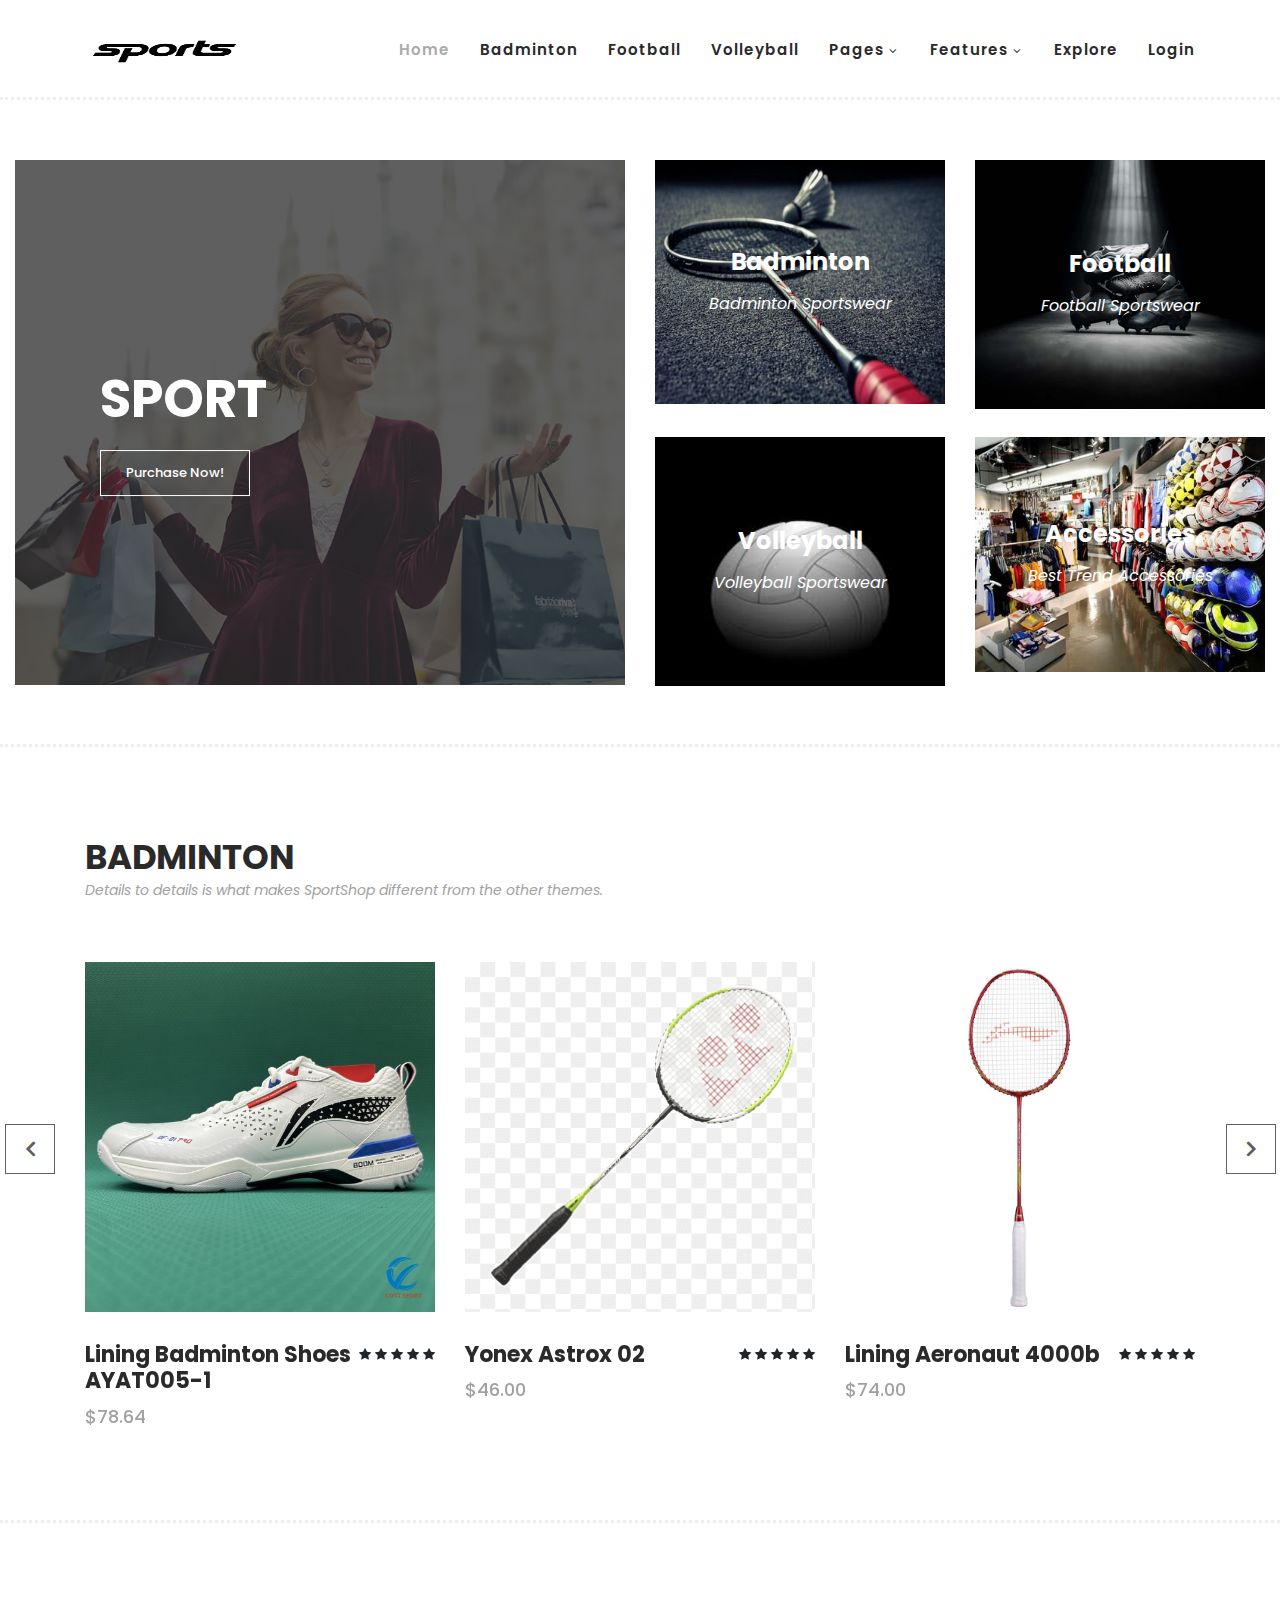
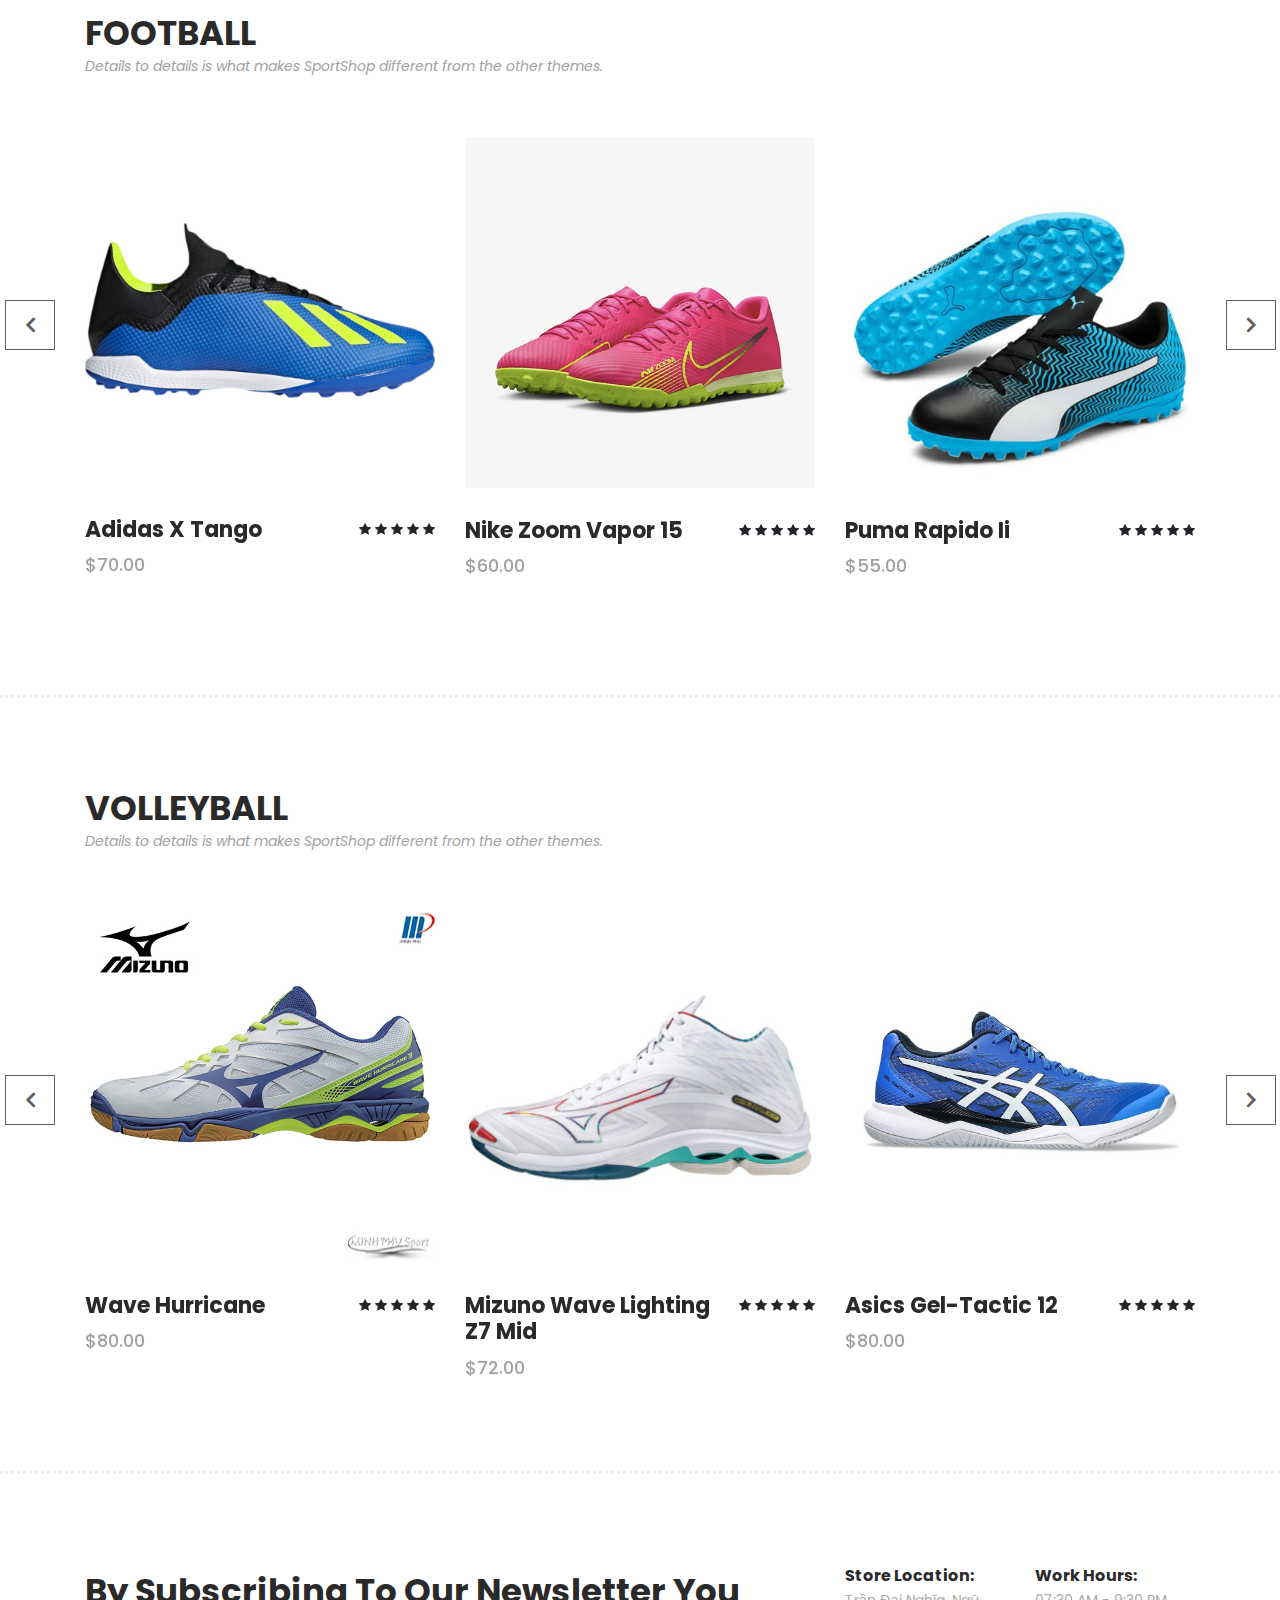
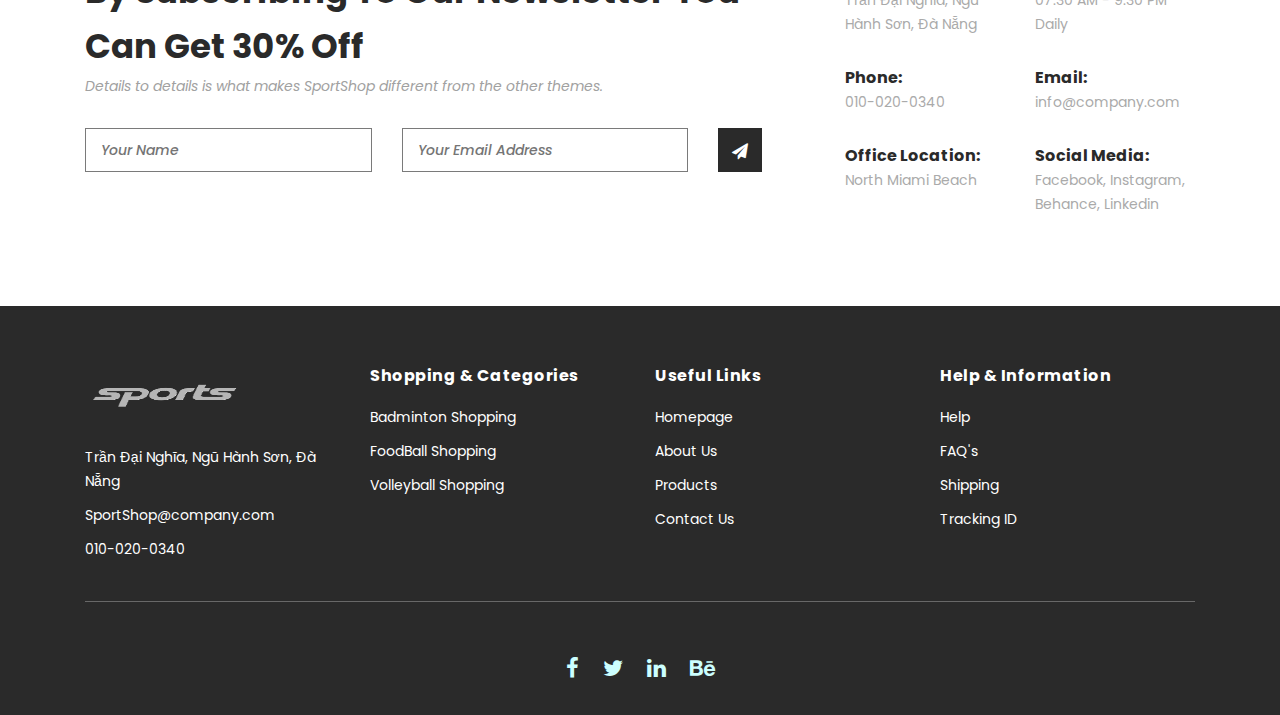
<file: SportShop/index.html>
<!DOCTYPE html>
<html lang="en">

  <head>

    <meta charset="utf-8">
    <meta name="viewport" content="width=device-width, initial-scale=1, shrink-to-fit=no">
    <meta name="description" content="">
    <meta name="author" content="">
    <link href="https://fonts.googleapis.com/css?family=Poppins:100,200,300,400,500,600,700,800,900&display=swap" rel="stylesheet">

    <title>Sports</title>


    <!-- Additional CSS Files -->
    <link rel="stylesheet" type="text/css" href="assets/css/bootstrap.min.css">

    <link rel="stylesheet" type="text/css" href="assets/css/font-awesome.css">

    <link rel="stylesheet" href="assets/css/sportShop.css">

    <link rel="stylesheet" href="assets/css/owl-carousel.css">

    <link rel="stylesheet" href="assets/css/lightbox.css">

    </head>
    
    <body>
    
    <!-- ***** Preloader Start ***** -->
    <div id="preloader">
        <div class="jumper">
            <div></div>
            <div></div>
            <div></div>
        </div>
    </div>  
    <!-- ***** Preloader End ***** -->
    
    
    <!-- ***** Header Area Start ***** -->
    <header class="header-area header-sticky">
        <div class="container">
            <div class="row">
                <div class="col-12">
                    <nav class="main-nav">
                        <!-- ***** Logo Start ***** -->
                        <a href="index.html" class="logo">
                            <img width = 159px; height= 59px; src="assets/images/sports8897.jpg">
                        </a>
                        <!-- ***** Logo End ***** -->
                        <!-- ***** Menu Start ***** -->
                        <ul class="nav">
                            <li class="scroll-to-section"><a href="#top" class="active">Home</a></li>
                            <li class="scroll-to-section"><a href="#bmt">Badminton</a></li>
                            <li class="scroll-to-section"><a href="#fb">Football</a></li>
                            <li class="scroll-to-section"><a href="#vlb">Volleyball</a></li>
                            <li class="submenu">
                                <a href="javascript:;">Pages</a>
                                <ul> 
                                    <li><a href="about.html">About Us</a></li>
                                    <li><a href="products.html">Products</a></li>
                                    <li><a href="single-product.html">Single Product</a></li>
                                    <li><a href="contact.html">Contact Us</a></li>
                                </ul>
                            </li>
                            <li class="submenu">
                                <a href="javascript:;">Features</a>
                                <ul>
                                    <li><a href="#">Features Page 1</a></li>
                                    <li><a href="#">Features Page 2</a></li>
                                    <li><a href="#">Features Page 3</a></li>
                                    <li><a href="#">Template Page 4</a></li>
                                </ul>
                            </li>
                            <li class="scroll-to-section"><a href="#explore">Explore</a></li>
                            
                            <li class="scroll-to-section"><a href="login.html">login</a></li>
                            <!-- <li  class="scroll-to-section" >
                                <button  id="button-login"><a href="login.html" target="_self" rel=" ">Login</a></button>
                            </li> -->

                        </ul>        
                        <a class='menu-trigger'>
                            <span>Menu</span>
                        </a>
                        <!-- ***** Menu End ***** -->
                    </nav>
                </div>
            </div>
        </div>
    </header>
    <!-- ***** Header Area End ***** -->

    <!-- ***** Main Banner Area Start ***** -->
    <div class="main-banner" id="top">
        <div class="container-fluid">
            <div class="row">
                <div class="col-lg-6">
                    <div class="left-content">
                        <div class="thumb">
                            <div class="inner-content">
                                <h4>SPORT</h4>
                                <div class="main-border-button">
                                    <a href="#">Purchase Now!</a>
                                </div>
                            </div>
                            <img src="assets/images/left-banner-image.jpg" alt="">
                        </div>
                    </div>
                </div>
                <div class="col-lg-6">
                    <div class="right-content">
                        <div class="row">
                            <div class="col-lg-6">
                                <div class="right-first-image">
                                    <div class="thumb">
                                        <div class="inner-content">
                                            <h4>Badminton</h4>
                                            <span>Badminton Sportswear</span>
                                        </div>
                                        <div class="hover-content">
                                            <div class="inner">
                                                <h4>Badminton</h4>
                                                <div class="main-border-button">
                                                    <a href="#">Discover More</a>
                                                </div>
                                            </div>
                                        </div>
                                        <img src="assets/images/baner-right-image-01 (1).jpg">
                                    </div>
                                </div>
                            </div>
                            <div class="col-lg-6">
                                <div class="right-first-image">
                                    <div class="thumb">
                                        <div class="inner-content">
                                            <h4>Football</h4>
                                            <span>Football Sportswear</span>
                                        </div>
                                        <div class="hover-content">
                                            <div class="inner">
                                                <h4>Football</h4>
                                                <div class="main-border-button">
                                                    <a href="#">Discover More</a>
                                                </div>
                                            </div>
                                        </div>
                                        <img src="assets/images/baner-right-image-02.jpg">
                                    </div>
                                </div>
                            </div>
                            <div class="col-lg-6">
                                <div class="right-first-image">
                                    <div class="thumb">
                                        <div class="inner-content">
                                            <h4>Volleyball</h4>
                                            <span>Volleyball Sportswear</span>
                                        </div>
                                        <div class="hover-content">
                                            <div class="inner">
                                                <h4>Volleyball</h4>
                                                <div class="main-border-button">
                                                    <a href="#">Discover More</a>
                                                </div>
                                            </div>
                                        </div>
                                        <img src="assets/images/baner-right-image-03.jpeg">
                                    </div>
                                </div>
                            </div>
                            <div class="col-lg-6">
                                <div class="right-first-image">
                                    <div class="thumb">
                                        <div class="inner-content">
                                            <h4>Accessories</h4>
                                            <span>Best Trend Accessories</span>
                                        </div>
                                        <div class="hover-content">
                                            <div class="inner">
                                                <h4>Accessories</h4>
                                                <div class="main-border-button">
                                                    <a href="#">Discover More</a>
                                                </div>
                                            </div>
                                        </div>
                                        <img src="assets/images/baner-right-image-04.jpg">
                                    </div>
                                </div>
                            </div>
                        </div>
                    </div>
                </div>
            </div>
        </div>
    </div>
    <!-- ***** Main Banner Area End ***** -->

    <!-- ***** Badminton Area Starts ***** -->
    <section class="section" id="bmt">
        <div class="container">
            <div class="row">
                <div class="col-lg-6">
                    <div class="section-heading">
                        <h2>BADMINTON</h2>
                        <span>Details to details is what makes SportShop different from the other themes.</span>
                    </div>
                </div>
            </div>
        </div>
        <div class="container">
            <div class="row">
                <div class="col-lg-12">
                    <div class="men-item-carousel">
                        <div class="owl-men-item owl-carousel">
                            <div class="item">
                                <div class="thumb">
                                    <div class="hover-content">
                                        <ul>
                                            <li><a href="single-product.html"><i class="fa fa-eye"></i></a></li>
                                            <li><a href="single-product.html"><i class="fa fa-star"></i></a></li>
                                            <li><a href="single-product.html"><i class="fa fa-shopping-cart"></i></a></li>
                                        </ul>
                                    </div>
                                    <img src="assets/images/batminton-01.jpg" alt="">
                                </div>
                                <div class="down-content">
                                    <h4>Lining Badminton Shoes <br> AYAT005-1</h4>
                                    <span>$78.64</span>
                                    <ul class="stars">
                                        <li><i class="fa fa-star"></i></li>
                                        <li><i class="fa fa-star"></i></li>
                                        <li><i class="fa fa-star"></i></li>
                                        <li><i class="fa fa-star"></i></li>
                                        <li><i class="fa fa-star"></i></li>
                                    </ul>
                                </div>
                            </div>
                            <div class="item">
                                <div class="thumb">
                                    <div class="hover-content">
                                        <ul>
                                            <li><a href="single-product.html"><i class="fa fa-eye"></i></a></li>
                                            <li><a href="single-product.html"><i class="fa fa-star"></i></a></li>
                                            <li><a href="single-product.html"><i class="fa fa-shopping-cart"></i></a></li>
                                        </ul>
                                    </div>
                                    <img src="assets/images/batminton-2.png" alt="">
                                </div>
                                <div class="down-content">
                                    <h4>Yonex Astrox 02</h4>
                                    <span>$46.00</span>
                                    <ul class="stars">
                                        <li><i class="fa fa-star"></i></li>
                                        <li><i class="fa fa-star"></i></li>
                                        <li><i class="fa fa-star"></i></li>
                                        <li><i class="fa fa-star"></i></li>
                                        <li><i class="fa fa-star"></i></li>
                                    </ul>
                                </div>
                            </div>
                            <div class="item">
                                <div class="thumb">
                                    <div class="hover-content">
                                        <ul>
                                            <li><a href="single-product.html"><i class="fa fa-eye"></i></a></li>
                                            <li><a href="single-product.html"><i class="fa fa-star"></i></a></li>
                                            <li><a href="single-product.html"><i class="fa fa-shopping-cart"></i></a></li>
                                        </ul>
                                    </div>
                                    <img src="assets/images/batminton-3.png" alt="">
                                </div>
                                <div class="down-content">
                                    <h4>Lining Aeronaut 4000b</h4>
                                    <span>$74.00</span>
                                    <ul class="stars">
                                        <li><i class="fa fa-star"></i></li>
                                        <li><i class="fa fa-star"></i></li>
                                        <li><i class="fa fa-star"></i></li>
                                        <li><i class="fa fa-star"></i></li>
                                        <li><i class="fa fa-star"></i></li>
                                    </ul>
                                </div>
                            </div>
                            <div class="item">
                                <div class="thumb">
                                    <div class="hover-content">
                                        <ul>
                                            <li><a href="single-product.html"><i class="fa fa-eye"></i></a></li>
                                            <li><a href="single-product.html"><i class="fa fa-star"></i></a></li>
                                            <li><a href="single-product.html"><i class="fa fa-shopping-cart"></i></a></li>
                                        </ul>
                                    </div>
                                    <img src="assets/images/batminton-4.png" alt="">
                                </div>
                                <div class="down-content">
                                    <h4>Yonex 65Z3 Wide</h4>
                                    <span>$80.00</span>
                                    <ul class="stars">
                                        <li><i class="fa fa-star"></i></li>
                                        <li><i class="fa fa-star"></i></li>
                                        <li><i class="fa fa-star"></i></li>
                                        <li><i class="fa fa-star"></i></li>
                                        <li><i class="fa fa-star"></i></li>
                                    </ul>
                                </div>
                            </div>
                        </div>
                    </div>
                </div>
            </div>
        </div>
    </section>
    <!-- ***** Badminton Area Ends ***** -->

    <!-- ***** Foodball Area Starts ***** -->
    <section class="section" id="fb">
        <div class="container">
            <div class="row">
                <div class="col-lg-6">
                    <div class="section-heading">
                        <h2>FOOTBALL</h2>
                        <span>Details to details is what makes SportShop different from the other themes.</span>
                    </div>
                </div>
            </div>
        </div>
        <div class="container">
            <div class="row">
                <div class="col-lg-12">
                    <div class="women-item-carousel">
                        <div class="owl-women-item owl-carousel">
                            <div class="item">
                                <div class="thumb">
                                    <div class="hover-content">
                                        <ul>
                                            <li><a href="single-product.html"><i class="fa fa-eye"></i></a></li>
                                            <li><a href="single-product.html"><i class="fa fa-star"></i></a></li>
                                            <li><a href="single-product.html"><i class="fa fa-shopping-cart"></i></a></li>
                                        </ul>
                                    </div>
                                    <img src="assets/images/foodball-1.png" alt="">
                                </div>
                                <div class="down-content">
                                    <h4>Adidas X Tango</h4>
                                    <span>$70.00</span>
                                    <ul class="stars">
                                        <li><i class="fa fa-star"></i></li>
                                        <li><i class="fa fa-star"></i></li>
                                        <li><i class="fa fa-star"></i></li>
                                        <li><i class="fa fa-star"></i></li>
                                        <li><i class="fa fa-star"></i></li>
                                    </ul>
                                </div>
                            </div>
                            <div class="item">
                                <div class="thumb">
                                    <div class="hover-content">
                                        <ul>
                                            <li><a href="single-product.html"><i class="fa fa-eye"></i></a></li>
                                            <li><a href="single-product.html"><i class="fa fa-star"></i></a></li>
                                            <li><a href="single-product.html"><i class="fa fa-shopping-cart"></i></a></li>
                                        </ul>
                                    </div>
                                    <img src="assets/images/foodball-2.png" alt="">
                                </div>
                                <div class="down-content">
                                    <h4>Nike Zoom Vapor 15</h4>
                                    <span>$60.00</span>
                                    <ul class="stars">
                                        <li><i class="fa fa-star"></i></li>
                                        <li><i class="fa fa-star"></i></li>
                                        <li><i class="fa fa-star"></i></li>
                                        <li><i class="fa fa-star"></i></li>
                                        <li><i class="fa fa-star"></i></li>
                                    </ul>
                                </div>
                            </div>
                            <div class="item">
                                <div class="thumb">
                                    <div class="hover-content">
                                        <ul>
                                            <li><a href="single-product.html"><i class="fa fa-eye"></i></a></li>
                                            <li><a href="single-product.html"><i class="fa fa-star"></i></a></li>
                                            <li><a href="single-product.html"><i class="fa fa-shopping-cart"></i></a></li>
                                        </ul>
                                    </div>
                                    <img src="assets/images/foodball-3.jpg" alt="">
                                </div>
                                <div class="down-content">
                                    <h4>Puma Rapido Ii</h4>
                                    <span>$55.00</span>
                                    <ul class="stars">
                                        <li><i class="fa fa-star"></i></li>
                                        <li><i class="fa fa-star"></i></li>
                                        <li><i class="fa fa-star"></i></li>
                                        <li><i class="fa fa-star"></i></li>
                                        <li><i class="fa fa-star"></i></li>
                                    </ul>
                                </div>
                            </div>
                            <div class="item">
                                <div class="thumb">
                                    <div class="hover-content">
                                        <ul>
                                            <li><a href="single-product.html"><i class="fa fa-eye"></i></a></li>
                                            <li><a href="single-product.html"><i class="fa fa-star"></i></a></li>
                                            <li><a href="single-product.html"><i class="fa fa-shopping-cart"></i></a></li>
                                        </ul>
                                    </div>
                                    <img src="assets/images/foodball-4.jpg" alt="">
                                </div>
                                <div class="down-content">
                                    <h4>Mizuno Morelia II <br> CLub AS</h4>
                                    <span>$76.00</span>
                                    <ul class="stars">
                                        <li><i class="fa fa-star"></i></li>
                                        <li><i class="fa fa-star"></i></li>
                                        <li><i class="fa fa-star"></i></li>
                                        <li><i class="fa fa-star"></i></li>
                                        <li><i class="fa fa-star"></i></li>
                                    </ul>
                                </div>
                            </div>
                        </div>
                    </div>
                </div>
            </div>
        </div>
    </section>
    <!-- ***** Foodball Area Ends ***** -->

    <!-- ***** Volleyball Area Starts ***** -->
    <section class="section" id="vlb">
        <div class="container">
            <div class="row">
                <div class="col-lg-6">
                    <div class="section-heading">
                        <h2>VOLLEYBALL</h2>
                        <span>Details to details is what makes SportShop different from the other themes.</span>
                    </div>
                </div>
            </div>
        </div>
        <div class="container">
            <div class="row">
                <div class="col-lg-12">
                    <div class="kid-item-carousel">
                        <div class="owl-kid-item owl-carousel">
                            <div class="item">
                                <div class="thumb">
                                    <div class="hover-content">
                                        <ul>
                                            <li><a href="single-product.html"><i class="fa fa-eye"></i></a></li>
                                            <li><a href="single-product.html"><i class="fa fa-star"></i></a></li>
                                            <li><a href="single-product.html"><i class="fa fa-shopping-cart"></i></a></li>
                                        </ul>
                                    </div>
                                    <img src="assets/images/volleyball-1.jpg" alt="">
                                </div>
                                <div class="down-content">
                                    <h4>Wave Hurricane</h4>
                                    <span>$80.00</span>
                                    <ul class="stars">
                                        <li><i class="fa fa-star"></i></li>
                                        <li><i class="fa fa-star"></i></li>
                                        <li><i class="fa fa-star"></i></li>
                                        <li><i class="fa fa-star"></i></li>
                                        <li><i class="fa fa-star"></i></li>
                                    </ul>
                                </div>
                            </div>
                            <div class="item">
                                <div class="thumb">
                                    <div class="hover-content">
                                        <ul>
                                            <li><a href="single-product.html"><i class="fa fa-eye"></i></a></li>
                                            <li><a href="single-product.html"><i class="fa fa-star"></i></a></li>
                                            <li><a href="single-product.html"><i class="fa fa-shopping-cart"></i></a></li>
                                        </ul>
                                    </div>
                                    <img src="assets/images/volleyball-2.jpg" alt="">
                                </div>
                                <div class="down-content">
                                    <h4>Mizuno Wave Lighting <br> Z7 Mid</h4>
                                    <span>$72.00</span>
                                    <ul class="stars">
                                        <li><i class="fa fa-star"></i></li>
                                        <li><i class="fa fa-star"></i></li>
                                        <li><i class="fa fa-star"></i></li>
                                        <li><i class="fa fa-star"></i></li>
                                        <li><i class="fa fa-star"></i></li>
                                    </ul>
                                </div>
                            </div>
                            <div class="item">
                                <div class="thumb">
                                    <div class="hover-content">
                                        <ul>
                                            <li><a href="single-product.html"><i class="fa fa-eye"></i></a></li>
                                            <li><a href="single-product.html"><i class="fa fa-star"></i></a></li>
                                            <li><a href="single-product.html"><i class="fa fa-shopping-cart"></i></a></li>
                                        </ul>
                                    </div>
                                    <img src="assets/images/volleyball-3.jpg" alt="">
                                </div>
                                <div class="down-content">
                                    <h4>Asics Gel-Tactic 12</h4>
                                    <span>$80.00</span>
                                    <ul class="stars">
                                        <li><i class="fa fa-star"></i></li>
                                        <li><i class="fa fa-star"></i></li>
                                        <li><i class="fa fa-star"></i></li>
                                        <li><i class="fa fa-star"></i></li>
                                        <li><i class="fa fa-star"></i></li>
                                    </ul>
                                </div>
                            </div>
                            <div class="item">
                                <div class="thumb">
                                    <div class="hover-content">
                                        <ul>
                                            <li><a href="single-product.html"><i class="fa fa-eye"></i></a></li>
                                            <li><a href="single-product.html"><i class="fa fa-star"></i></a></li>
                                            <li><a href="single-product.html"><i class="fa fa-shopping-cart"></i></a></li>
                                        </ul>
                                    </div>
                                    <img src="assets/images/volleyball-4.jpg" alt="">
                                </div>
                                <div class="down-content">
                                    <h4>Kawasaki K162</h4>
                                    <span>$60.00</span>
                                    <ul class="stars">
                                        <li><i class="fa fa-star"></i></li>
                                        <li><i class="fa fa-star"></i></li>
                                        <li><i class="fa fa-star"></i></li>
                                        <li><i class="fa fa-star"></i></li>
                                        <li><i class="fa fa-star"></i></li>
                                    </ul>
                                </div>
                            </div>
                        </div>
                    </div>
                </div>
            </div>
        </div>
    </section>
    <!-- ***** Volleyball Area Ends ***** -->

    <!-- ***** Subscribe Area Starts ***** -->
    <div class="subscribe">
        <div class="container">
            <div class="row">
                <div class="col-lg-8">
                    <div class="section-heading">
                        <h2>By Subscribing To Our Newsletter You Can Get 30% Off</h2>
                        <span>Details to details is what makes SportShop different from the other themes.</span>
                    </div>
                    <form id="subscribe" action="" method="get">
                        <div class="row">
                          <div class="col-lg-5">
                            <fieldset>
                              <input name="name" type="text" id="name" placeholder="Your Name" required="">
                            </fieldset>
                          </div>
                          <div class="col-lg-5">
                            <fieldset>
                              <input name="email" type="text" id="email" pattern="[^ @]*@[^ @]*" placeholder="Your Email Address" required="">
                            </fieldset>
                          </div>
                          <div class="col-lg-2">
                            <fieldset>
                              <button type="submit" id="form-submit" class="main-dark-button"><i class="fa fa-paper-plane"></i></button>
                            </fieldset>
                          </div>
                        </div>
                    </form>
                </div>
                <div class="col-lg-4">
                    <div class="row">
                        <div class="col-6">
                            <ul>
                                <li>Store Location:<br><span>Trần Đại Nghĩa, Ngũ Hành Sơn, Đà Nẵng</span></li>
                                <li>Phone:<br><span>010-020-0340</span></li>
                                <li>Office Location:<br><span>North Miami Beach</span></li>
                            </ul>
                        </div>
                        <div class="col-6">
                            <ul>
                                <li>Work Hours:<br><span>07:30 AM - 9:30 PM Daily</span></li>
                                <li>Email:<br><span>info@company.com</span></li>
                                <li>Social Media:<br><span><a href="#">Facebook</a>, <a href="#">Instagram</a>, <a href="#">Behance</a>, <a href="#">Linkedin</a></span></li>
                            </ul>
                        </div>
                    </div>
                </div>
            </div>
        </div>
    </div>
    <!-- ***** Subscribe Area Ends ***** -->
    
    <!-- ***** Footer Start ***** -->
    <footer>
        <div class="container">
            <div class="row">
                <div class="col-lg-3">
                    <div class="first-item">
                        <div class="logo">
                            <img width = 159px; height= 59px; src="assets/images/logo.png">
                        </div>
                        <ul>
                            <li><a href="#">Trần Đại Nghĩa, Ngũ Hành Sơn, Đà Nẵng</a></li>
                            <li><a href="#">SportShop@company.com</a></li>
                            <li><a href="#">010-020-0340</a></li>
                        </ul>
                    </div>
                </div>
                <div class="col-lg-3">
                    <h4>Shopping &amp; Categories</h4>
                    <ul>
                        <li><a href="#">Badminton Shopping</a></li>
                        <li><a href="#">FoodBall Shopping</a></li>
                        <li><a href="#">Volleyball Shopping</a></li>
                    </ul>
                </div>
                <div class="col-lg-3">
                    <h4>Useful Links</h4>
                    <ul>
                        <li><a href="#">Homepage</a></li>
                        <li><a href="about.html">About Us</a></li>
                        <li><a href="products.html">Products</a></li>
                        <li><a href="contact.html">Contact Us</a></li>
                    </ul>
                </div>
                <div class="col-lg-3">
                    <h4>Help &amp; Information</h4>
                    <ul>
                        <li><a href="#">Help</a></li>
                        <li><a href="#">FAQ's</a></li>
                        <li><a href="#">Shipping</a></li>
                        <li><a href="#">Tracking ID</a></li>
                    </ul>
                </div>
                <div class="col-lg-12">
                    <div class="under-footer">
                
                        <ul>
                            <li><a href="#"><i class="fa fa-facebook"></i></a></li>
                            <li><a href="#"><i class="fa fa-twitter"></i></a></li>
                            <li><a href="#"><i class="fa fa-linkedin"></i></a></li>
                            <li><a href="#"><i class="fa fa-behance"></i></a></li>
                        </ul>
                    </div>
                </div>
            </div>
        </div>
    </footer>
    

    <!-- jQuery -->
    <script src="assets/js/jquery-2.1.0.min.js"></script>

    <!-- Bootstrap -->
    <script src="assets/js/popper.js"></script>
    <script src="assets/js/bootstrap.min.js"></script>

    <!-- Plugins -->
    <script src="assets/js/owl-carousel.js"></script>
    <script src="assets/js/accordions.js"></script>
    <script src="assets/js/datepicker.js"></script>
    <script src="assets/js/scrollreveal.min.js"></script>
    <script src="assets/js/waypoints.min.js"></script>
    <script src="assets/js/jquery.counterup.min.js"></script>
    <script src="assets/js/imgfix.min.js"></script> 
    <script src="assets/js/slick.js"></script> 
    <script src="assets/js/lightbox.js"></script> 
    <script src="assets/js/isotope.js"></script> 
    <script src="assets/js/scriptlogin.js"></script> 
    
    <!-- Global Init -->
    <script src="assets/js/custom.js"></script>

    <script>

        $(function() {
            var selectedClass = "";
            $("p").click(function(){
            selectedClass = $(this).attr("data-rel");
            $("#portfolio").fadeTo(50, 0.1);
                $("#portfolio div").not("."+selectedClass).fadeOut();
            setTimeout(function() {
              $("."+selectedClass).fadeIn();
              $("#portfolio").fadeTo(50, 1);
            }, 500);
                
            });
        });

    </script>

  </body>
</html>
</file>
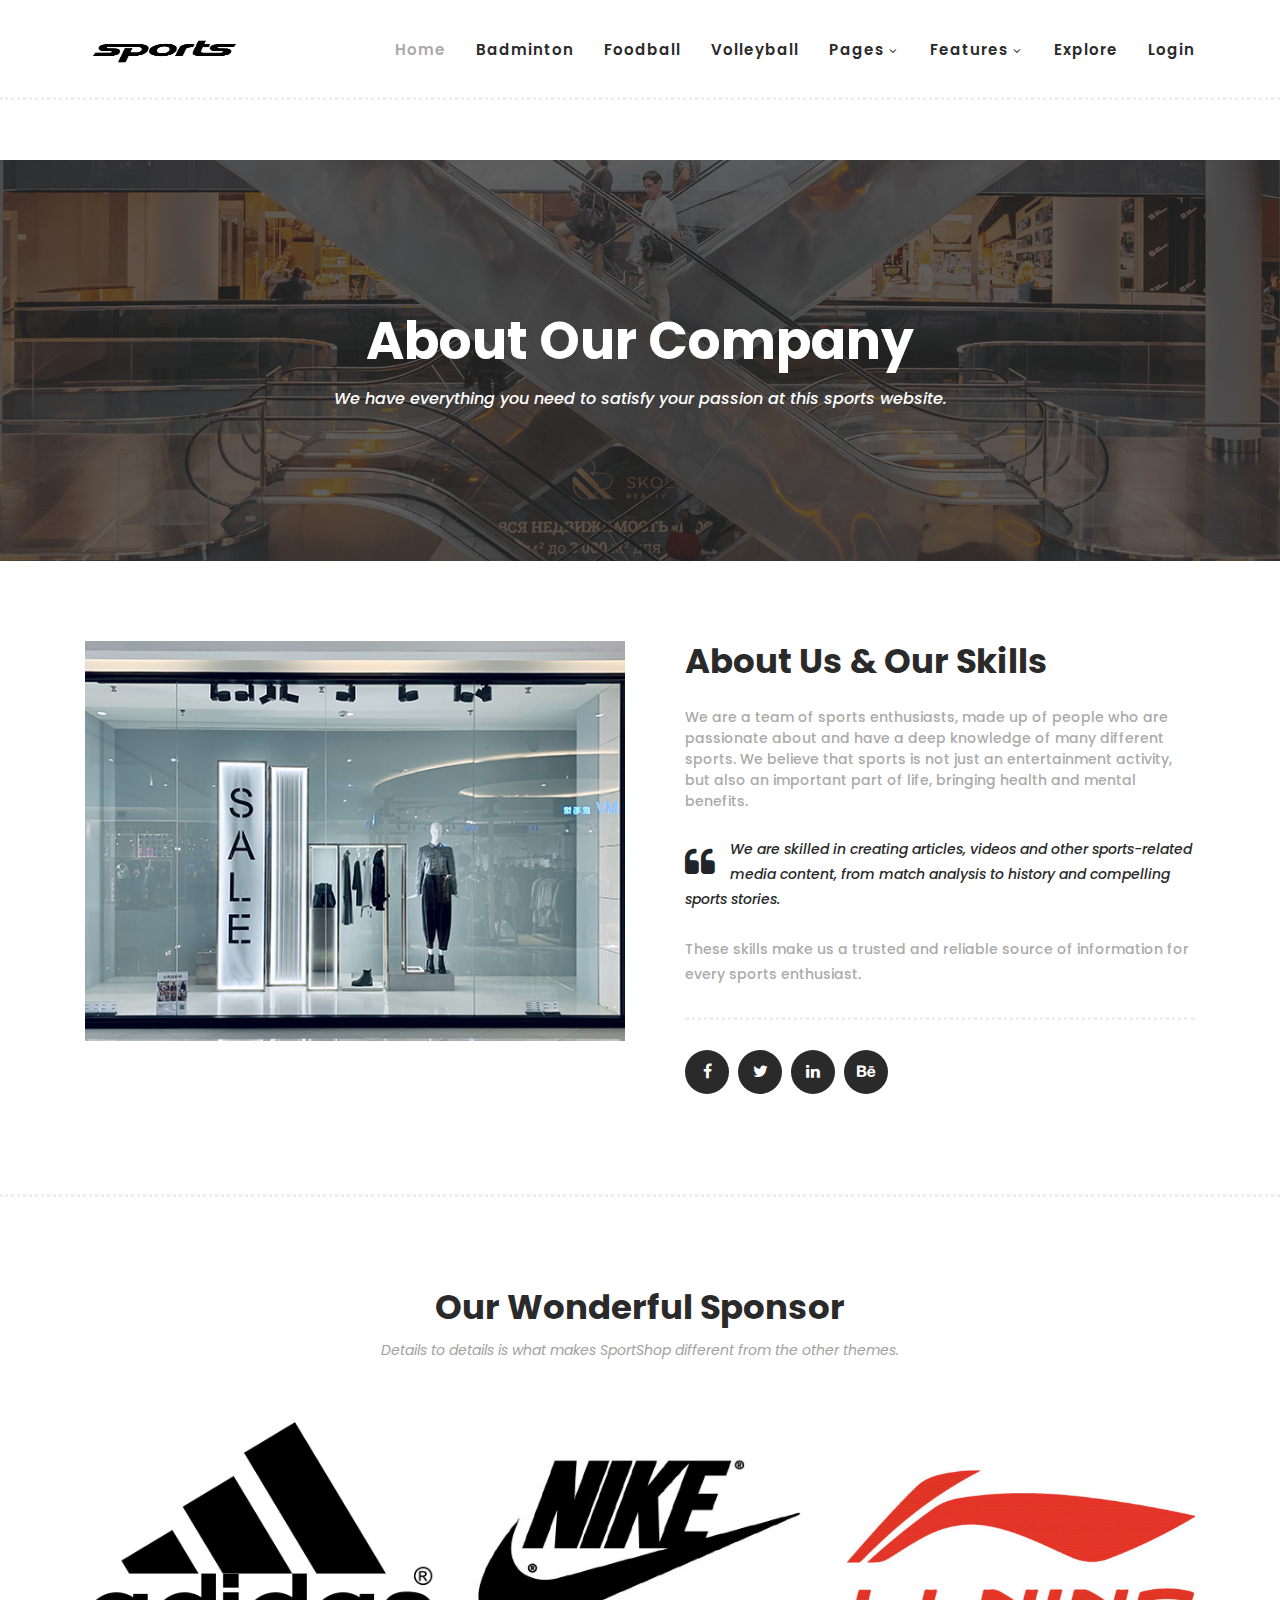
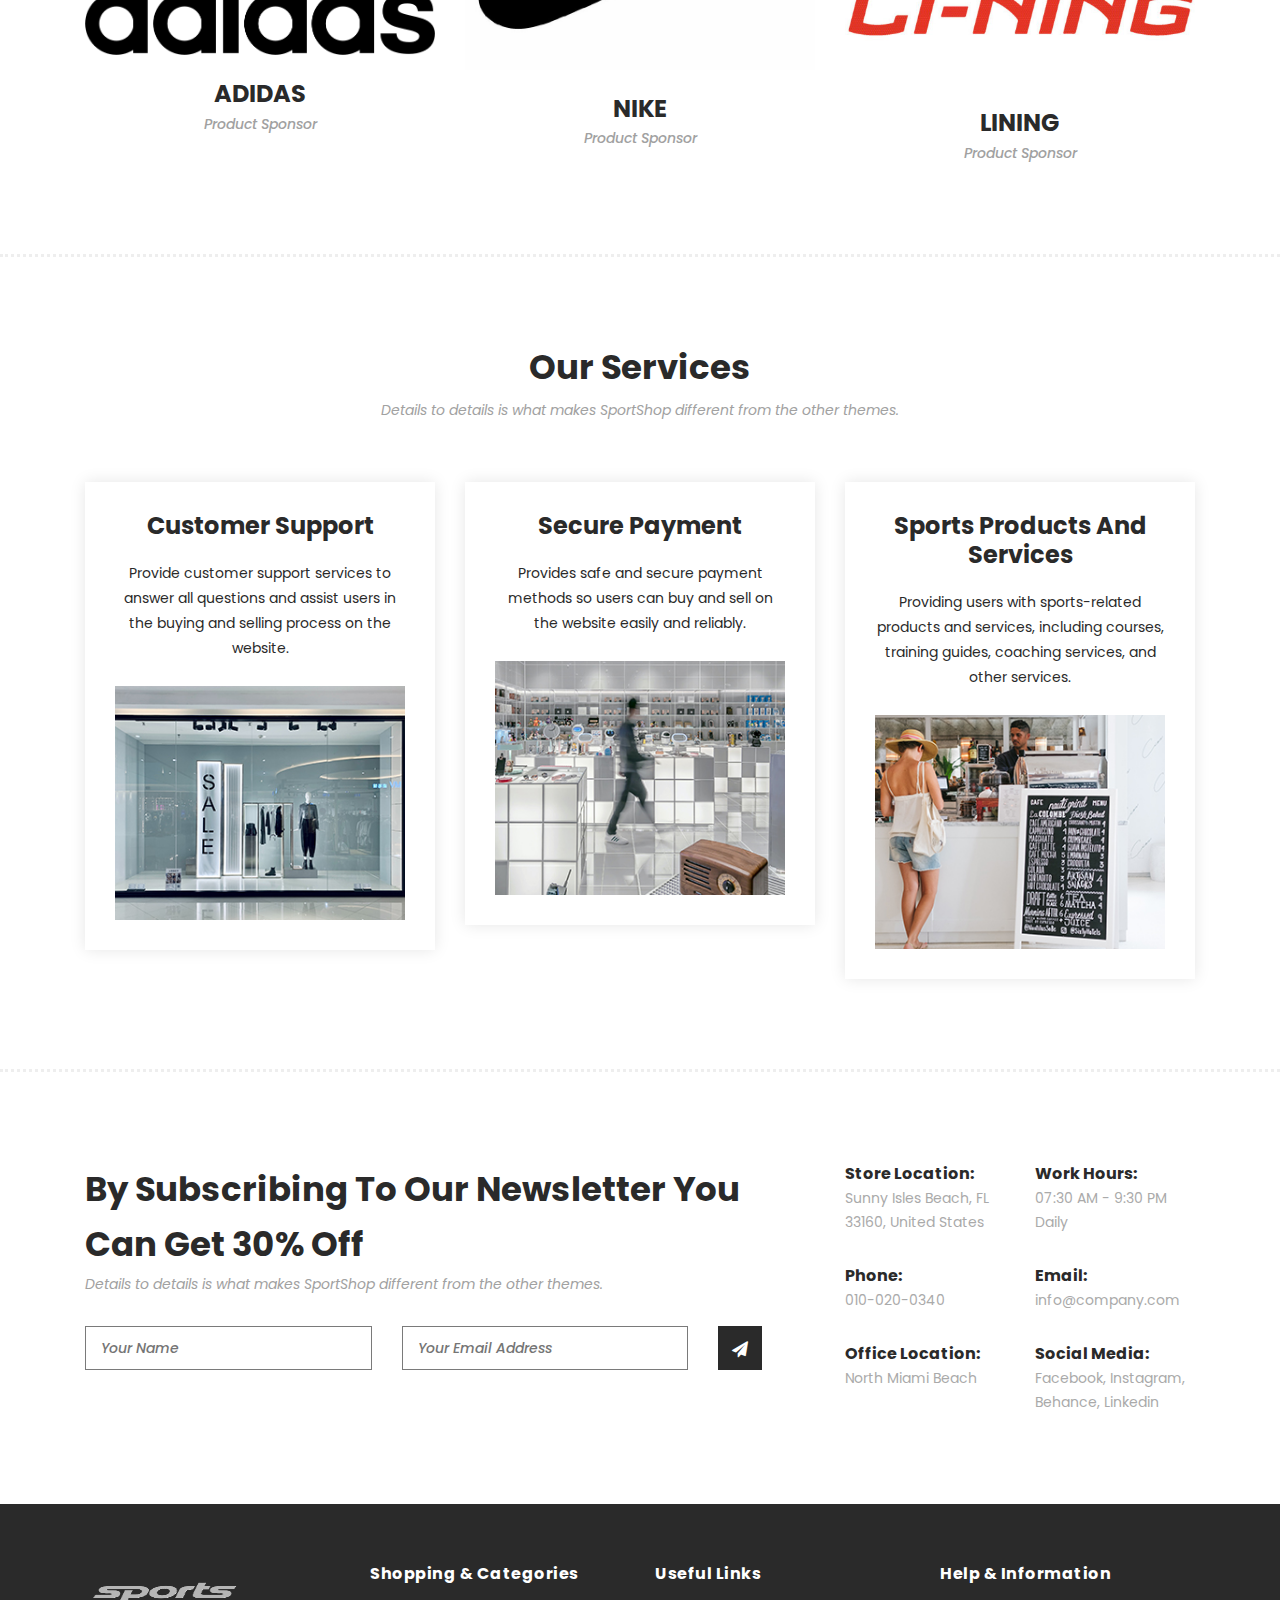
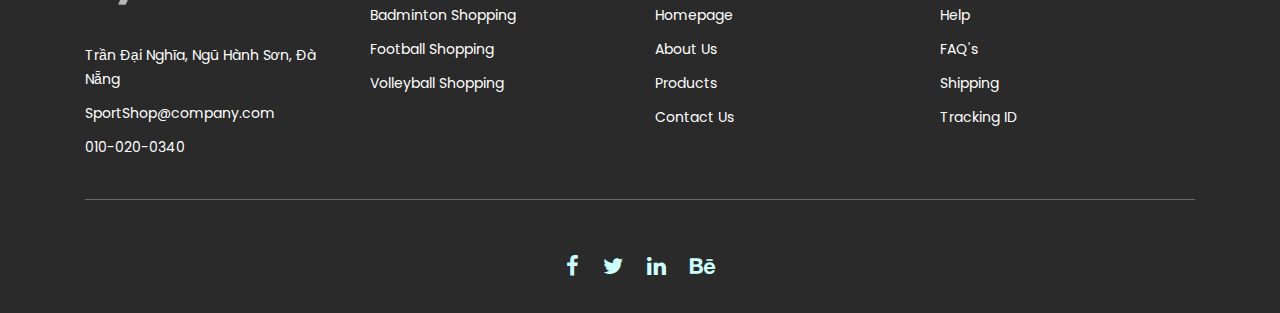
<file: SportShop/about.html>
<!DOCTYPE html>
<html lang="en">

  <head>

    <meta charset="utf-8">
    <meta name="viewport" content="width=device-width, initial-scale=1, shrink-to-fit=no">
    <meta name="description" content="">
    <meta name="author" content="">
    <link href="https://fonts.googleapis.com/css?family=Poppins:100,200,300,400,500,600,700,800,900&display=swap" rel="stylesheet">

    <title>Sports - About Page</title>


    <!-- Additional CSS Files -->
    <link rel="stylesheet" type="text/css" href="assets/css/bootstrap.min.css">

    <link rel="stylesheet" type="text/css" href="assets/css/font-awesome.css">

    <link rel="stylesheet" href="assets/css/sportShop.css">

    <link rel="stylesheet" href="assets/css/owl-carousel.css">

    <link rel="stylesheet" href="assets/css/lightbox.css">

    </head>
    
    <body>
    
    <!-- ***** Preloader Start ***** -->
    <div id="preloader">
        <div class="jumper">
            <div></div>
            <div></div>
            <div></div>
        </div>
    </div>  
    <!-- ***** Preloader End ***** -->
    
    
    <!-- ***** Header Area Start ***** -->
    <header class="header-area header-sticky">
        <div class="container">
            <div class="row">
                <div class="col-12">
                    <nav class="main-nav">
                        <!-- ***** Logo Start ***** -->
                        <a href="index.html" class="logo">
                            <img width = 159px; height= 59px; src="assets/images/sports8897.jpg">
                        </a>
                        <!-- ***** Logo End ***** -->
                        <!-- ***** Menu Start ***** -->
                        <ul class="nav">
                            <li class="scroll-to-section"><a href="index.html" class="active">Home</a></li>
                            <li class="scroll-to-section"><a href="index.html">Badminton</a></li>
                            <li class="scroll-to-section"><a href="index.html">Foodball</a></li>
                            <li class="scroll-to-section"><a href="index.html">Volleyball</a></li>
                            <li class="submenu">
                                <a href="javascript:;">Pages</a>
                                <ul>
                                    <li><a href="about.html">About Us</a></li>
                                    <li><a href="products.html">Products</a></li>
                                    <li><a href="single-product.html">Single Product</a></li>
                                    <li><a href="contact.html">Contact Us</a></li>
                                </ul>
                            </li>
                            <li class="submenu">
                                <a href="javascript:;">Features</a>
                                <ul>
                                    <li><a href="#">Features Page 1</a></li>
                                    <li><a href="#">Features Page 2</a></li>
                                    <li><a href="#">Features Page 3</a></li>
                                    <li><a rel="nofollow" href="https://templatemo.com/page/4" target="_blank">Template Page 4</a></li>
                                </ul>
                            </li>
                            <li class="scroll-to-section"><a href="index.html">Explore</a></li>
                            <li class="scroll-to-section"><a href="login.html">login</a></li>
                        </ul>        
                        <a class='menu-trigger'>
                            <span>Menu</span>
                        </a>
                        <!-- ***** Menu End ***** -->
                    </nav>
                </div>
            </div>
        </div>
    </header>
    <!-- ***** Header Area End ***** -->

    <!-- ***** Main Banner Area Start ***** -->
    <div class="page-heading about-page-heading" id="top">
        <div class="container">
            <div class="row">
                <div class="col-lg-12">
                    <div class="inner-content">
                        <h2>About Our Company</h2>
                        <span>We have everything you need to satisfy your passion at this sports website.</span>
                    </div>
                </div>
            </div>
        </div>
    </div>
    <!-- ***** Main Banner Area End ***** -->

    <!-- ***** About Area Starts ***** -->
    <div class="about-us">
        <div class="container">
            <div class="row">
                <div class="col-lg-6">
                    <div class="left-image">
                        <img src="assets/images/about-left-image.jpg" alt="">
                    </div>
                </div>
                <div class="col-lg-6">
                    <div class="right-content">
                        <h4>About Us &amp; Our Skills</h4>
                        <span>We are a team of sports enthusiasts, made up of people who are passionate about and have a deep knowledge of many different sports. We believe that sports is not just an entertainment activity, but also an important part of life, bringing health and mental benefits.</span>
                        <div class="quote">
                            <i class="fa fa-quote-left"></i><p>We are skilled in creating articles, videos and other sports-related media content, from match analysis to history and compelling sports stories.</p>
                        </div>
                        <p>These skills make us a trusted and reliable source of information for every sports enthusiast.</p>
                        <ul>
                            <li><a href="#"><i class="fa fa-facebook"></i></a></li>
                            <li><a href="#"><i class="fa fa-twitter"></i></a></li>
                            <li><a href="#"><i class="fa fa-linkedin"></i></a></li>
                            <li><a href="#"><i class="fa fa-behance"></i></a></li>
                        </ul>
                    </div>
                </div>
            </div>
        </div>
    </div>
    <!-- ***** About Area Ends ***** -->

    <!-- ***** Our Team Area Starts ***** -->
    <section class="our-team">
        <div class="container">
            <div class="row">
                <div class="col-lg-12">
                    <div class="section-heading">
                        <h2>Our Wonderful Sponsor</h2>
                        <span>Details to details is what makes SportShop different from the other themes.</span>
                    </div>
                </div>
                <div class="col-lg-4">
                    <div class="team-item">
                        <div class="thumb">
                            <div class="hover-effect">
                                <div class="inner-content">
                                    <ul>
                                        <li><a href="#"><i class="fa fa-facebook"></i></a></li>
                                        <li><a href="#"><i class="fa fa-twitter"></i></a></li>
                                        <li><a href="#"><i class="fa fa-linkedin"></i></a></li>
                                        <li><a href="#"><i class="fa fa-behance"></i></a></li>
                                    </ul>
                                </div>
                            </div>
                            <img src="assets/images/Logo_Adidas.png">
                        </div>
                        <div class="down-content">
                            <h4>ADIDAS</h4>
                            <span>Product Sponsor</span>
                        </div>
                    </div>
                </div>
                <div class="col-lg-4">
                    <div class="team-item">
                        <div class="thumb">
                            <div class="hover-effect">
                                <div class="inner-content">
                                    <ul>
                                        <li><a href="#"><i class="fa fa-facebook"></i></a></li>
                                        <li><a href="#"><i class="fa fa-twitter"></i></a></li>
                                        <li><a href="#"><i class="fa fa-linkedin"></i></a></li>
                                        <li><a href="#"><i class="fa fa-behance"></i></a></li>
                                    </ul>
                                </div>
                            </div>
                            <img src="assets/images/logo-nike.jpg">
                        </div>
                        <div class="down-content">
                            <h4>NIKE</h4>
                            <span>Product Sponsor</span>
                        </div>
                    </div>
                </div>
                <div class="col-lg-4">
                    <div class="team-item">
                        <div class="thumb">
                            <div class="hover-effect">
                                <div class="inner-content">
                                    <ul>
                                        <li><a href="#"><i class="fa fa-facebook"></i></a></li>
                                        <li><a href="#"><i class="fa fa-twitter"></i></a></li>
                                        <li><a href="#"><i class="fa fa-linkedin"></i></a></li>
                                        <li><a href="#"><i class="fa fa-behance"></i></a></li>
                                    </ul>
                                </div>
                            </div>
                            <img src="assets/images/logo-lining.jpg">
                        </div>
                        <div class="down-content">
                            <h4>LINING</h4>
                            <span>Product Sponsor</span>
                        </div>
                    </div>
                </div>
            </div>
        </div>
    </section>
    <!-- ***** Our Team Area Ends ***** -->

    <!-- ***** Services Area Starts ***** -->
    <section class="our-services">
        <div class="container">
            <div class="row">
                <div class="col-lg-12">
                    <div class="section-heading">
                        <h2>Our Services</h2>
                        <span>Details to details is what makes SportShop different from the other themes.</span>
                    </div>
                </div>
                <div class="col-lg-4">
                    <div class="service-item">
                        <h4>Customer Support</h4>
                        <p>Provide customer support services to answer all questions and assist users in the buying and selling process on the website.</p>
                        <img src="assets/images/service-01.jpg" alt="">
                    </div>
                </div>
                <div class="col-lg-4">
                    <div class="service-item">
                        <h4>Secure Payment</h4>
                        <p>Provides safe and secure payment methods so users can buy and sell on the website easily and reliably.</p>
                        <img src="assets/images/service-02.jpg" alt="">
                    </div>
                </div>
                <div class="col-lg-4">
                    <div class="service-item">
                        <h4>Sports Products And Services</h4>
                        <p>Providing users with sports-related products and services, including courses, training guides, coaching services, and other services.</p>
                        <img src="assets/images/service-03.jpg" alt="">
                    </div>
                </div>
            </div>
        </div>
    </section>
    <!-- ***** Services Area Ends ***** -->

    <!-- ***** Subscribe Area Starts ***** -->
    <div class="subscribe">
        <div class="container">
            <div class="row">
                <div class="col-lg-8">
                    <div class="section-heading">
                        <h2>By Subscribing To Our Newsletter You Can Get 30% Off</h2>
                        <span>Details to details is what makes SportShop different from the other themes.</span>
                    </div>
                    <form id="subscribe" action="" method="get">
                        <div class="row">
                          <div class="col-lg-5">
                            <fieldset>
                              <input name="name" type="text" id="name" placeholder="Your Name" required="">
                            </fieldset>
                          </div>
                          <div class="col-lg-5">
                            <fieldset>
                              <input name="email" type="text" id="email" pattern="[^ @]*@[^ @]*" placeholder="Your Email Address" required="">
                            </fieldset>
                          </div>
                          <div class="col-lg-2">
                            <fieldset>
                              <button type="submit" id="form-submit" class="main-dark-button"><i class="fa fa-paper-plane"></i></button>
                            </fieldset>
                          </div>
                        </div>
                    </form>
                </div>
                <div class="col-lg-4">
                    <div class="row">
                        <div class="col-6">
                            <ul>
                                <li>Store Location:<br><span>Sunny Isles Beach, FL 33160, United States</span></li>
                                <li>Phone:<br><span>010-020-0340</span></li>
                                <li>Office Location:<br><span>North Miami Beach</span></li>
                            </ul>
                        </div>
                        <div class="col-6">
                            <ul>
                                <li>Work Hours:<br><span>07:30 AM - 9:30 PM Daily</span></li>
                                <li>Email:<br><span>info@company.com</span></li>
                                <li>Social Media:<br><span><a href="#">Facebook</a>, <a href="#">Instagram</a>, <a href="#">Behance</a>, <a href="#">Linkedin</a></span></li>
                            </ul>
                        </div>
                    </div>
                </div>
            </div>
        </div>
    </div>
    <!-- ***** Subscribe Area Ends ***** -->

    <!-- ***** Footer Start ***** -->
    <footer>
        <div class="container">
            <div class="row">
                <div class="col-lg-3">
                    <div class="first-item">
                        <div class="logo">
                            <img width = 159px; height= 59px; src="assets/images/logo.png">
                        </div>
                        <ul>
                            <li><a href="#">Trần Đại Nghĩa, Ngũ Hành Sơn, Đà Nẵng</a></li>
                            <li><a href="#">SportShop@company.com</a></li>
                            <li><a href="#">010-020-0340</a></li>
                        </ul>
                    </div>
                </div>
                <div class="col-lg-3">
                    <h4>Shopping &amp; Categories</h4>
                    <ul>
                        <li><a href="index.html">Badminton Shopping</a></li>
                        <li><a href="index.html">Football Shopping</a></li>
                        <li><a href="index.html">Volleyball Shopping</a></li>
                    </ul>
                </div>
                <div class="col-lg-3">
                    <h4>Useful Links</h4>
                    <ul>
                        <li><a href="index.html">Homepage</a></li>
                        <li><a href="about.html">About Us</a></li>
                        <li><a href="products.html">Products</a></li>
                        <li><a href="contact.html">Contact Us</a></li>
                    </ul>
                </div>
                <div class="col-lg-3">
                    <h4>Help &amp; Information</h4>
                    <ul>
                        <li><a href="#">Help</a></li>
                        <li><a href="#">FAQ's</a></li>
                        <li><a href="#">Shipping</a></li>
                        <li><a href="#">Tracking ID</a></li>
                    </ul>
                </div>
                <div class="col-lg-12">
                    <div class="under-footer">
                        <ul>
                            <li><a href="#"><i class="fa fa-facebook"></i></a></li>
                            <li><a href="#"><i class="fa fa-twitter"></i></a></li>
                            <li><a href="#"><i class="fa fa-linkedin"></i></a></li>
                            <li><a href="#"><i class="fa fa-behance"></i></a></li>
                        </ul>
                    </div>
                </div>
            </div>
        </div>
    </footer>
    

    <!-- jQuery -->
    <script src="assets/js/jquery-2.1.0.min.js"></script>

    <!-- Bootstrap -->
    <script src="assets/js/popper.js"></script>
    <script src="assets/js/bootstrap.min.js"></script>

    <!-- Plugins -->
    <script src="assets/js/owl-carousel.js"></script>
    <script src="assets/js/accordions.js"></script>
    <script src="assets/js/datepicker.js"></script>
    <script src="assets/js/scrollreveal.min.js"></script>
    <script src="assets/js/waypoints.min.js"></script>
    <script src="assets/js/jquery.counterup.min.js"></script>
    <script src="assets/js/imgfix.min.js"></script> 
    <script src="assets/js/slick.js"></script> 
    <script src="assets/js/lightbox.js"></script> 
    <script src="assets/js/isotope.js"></script> 
    
    <!-- Global Init -->
    <script src="assets/js/custom.js"></script>

    <script>

        $(function() {
            var selectedClass = "";
            $("p").click(function(){
            selectedClass = $(this).attr("data-rel");
            $("#portfolio").fadeTo(50, 0.1);
                $("#portfolio div").not("."+selectedClass).fadeOut();
            setTimeout(function() {
              $("."+selectedClass).fadeIn();
              $("#portfolio").fadeTo(50, 1);
            }, 500);
                
            });
        });

    </script>

  </body>

</html>
</file>
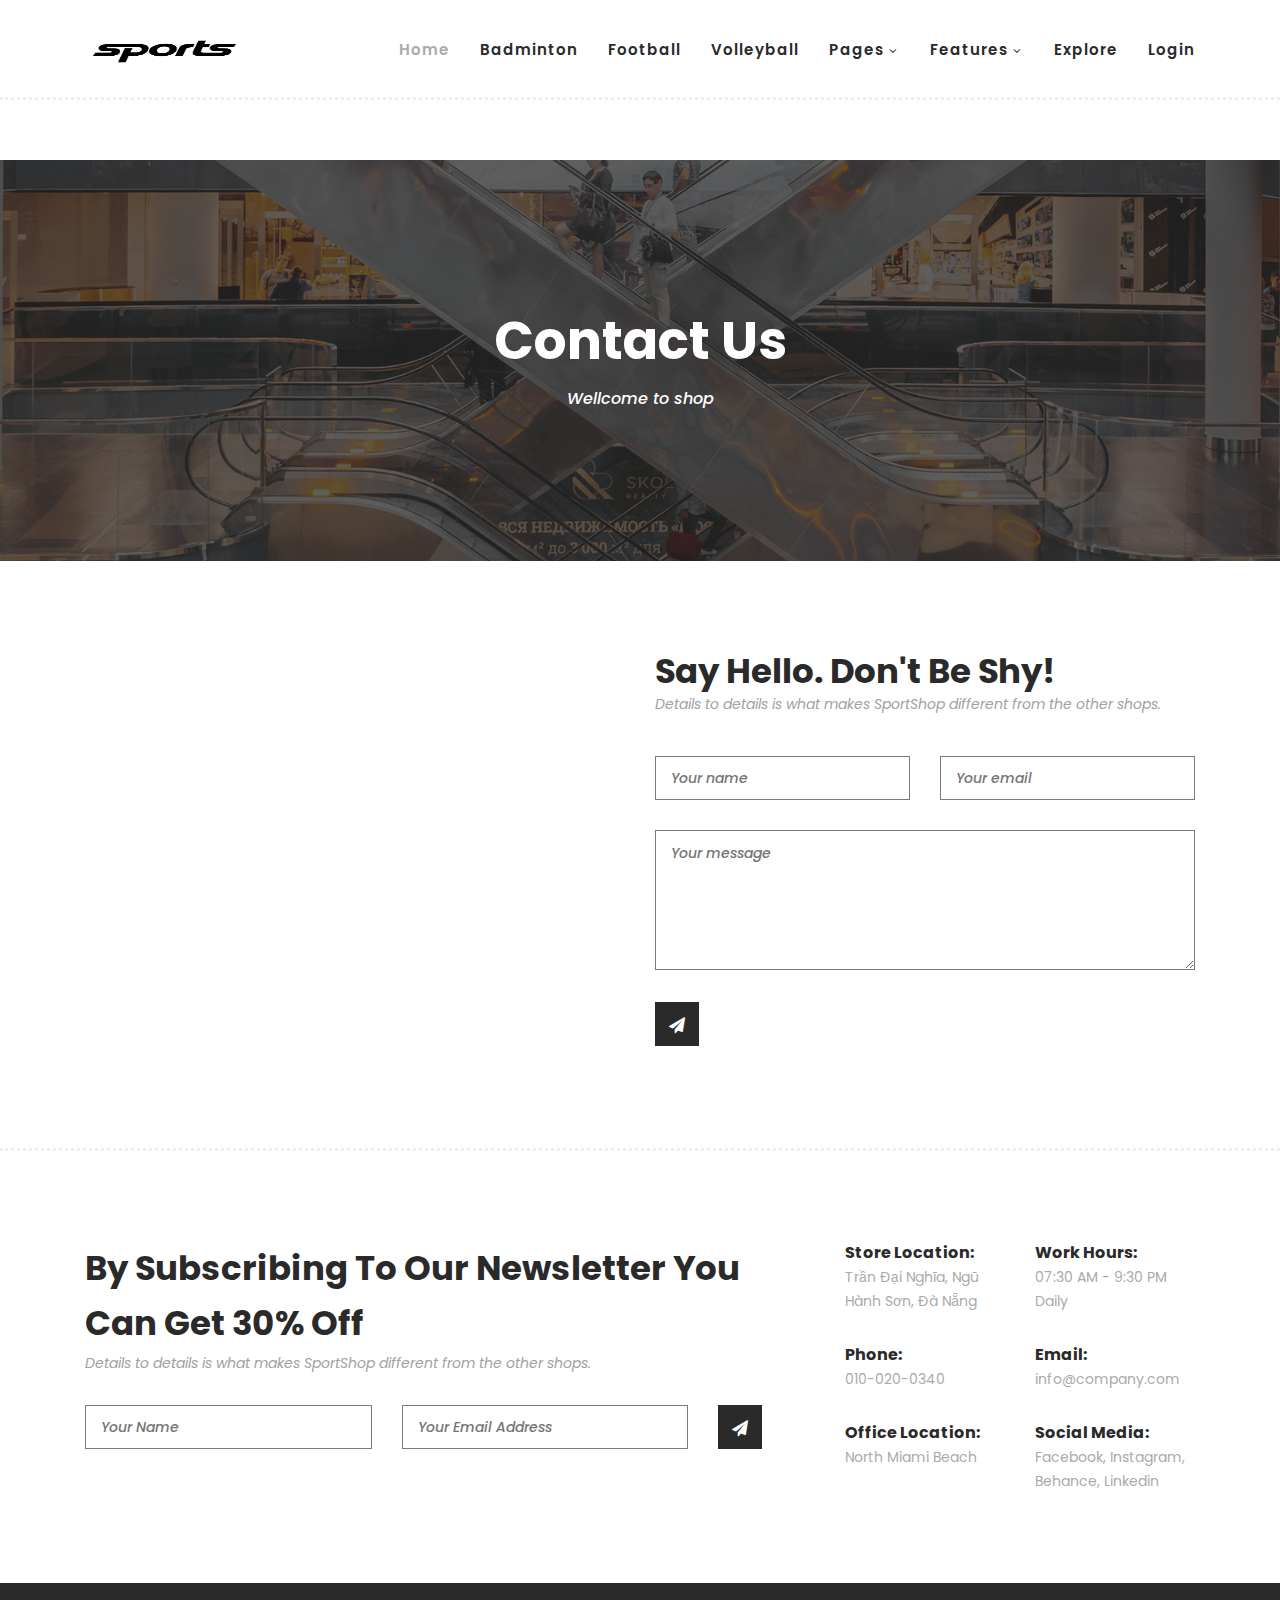
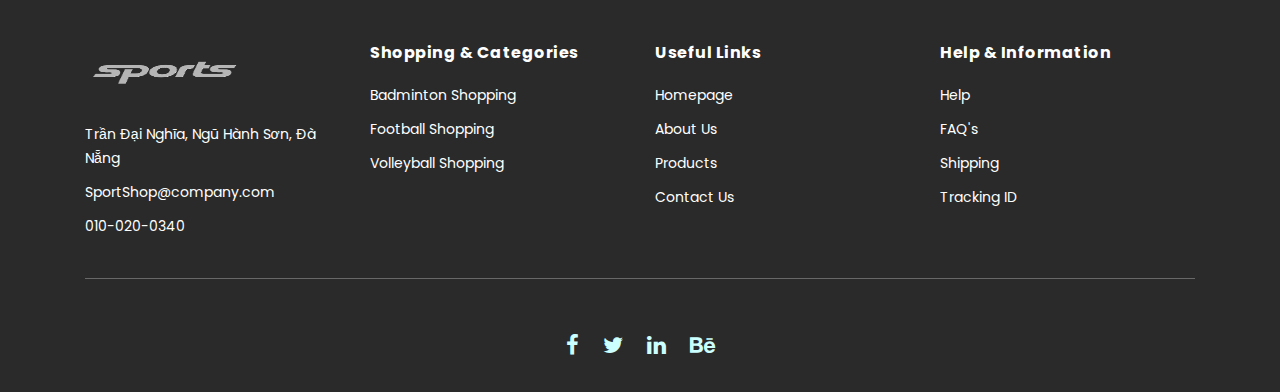
<file: SportShop/contact.html>
<!DOCTYPE html>
<html lang="en">

  <head>

    <meta charset="utf-8">
    <meta name="viewport" content="width=device-width, initial-scale=1, shrink-to-fit=no">
    <meta name="description" content="">
    <meta name="author" content="">
    <link href="https://fonts.googleapis.com/css?family=Poppins:100,200,300,400,500,600,700,800,900&display=swap" rel="stylesheet">

    <title>Sports - Contact Page</title>


    <!-- Additional CSS Files -->
    <link rel="stylesheet" type="text/css" href="assets/css/bootstrap.min.css">

    <link rel="stylesheet" type="text/css" href="assets/css/font-awesome.css">

    <link rel="stylesheet" href="assets/css/sportShop.css">

    <link rel="stylesheet" href="assets/css/owl-carousel.css">

    <link rel="stylesheet" href="assets/css/lightbox.css">

    </head>
    
    <body>
    
    <!-- ***** Preloader Start ***** -->
    <div id="preloader">
        <div class="jumper">
            <div></div>
            <div></div>
            <div></div>
        </div>
    </div>  
    <!-- ***** Preloader End ***** -->
    
    
    <!-- ***** Header Area Start ***** -->
    <header class="header-area header-sticky">
        <div class="container">
            <div class="row">
                <div class="col-12">
                    <nav class="main-nav">
                        <!-- ***** Logo Start ***** -->
                        <a href="index.html" class="logo">
                            <img width = 159px; height= 59px; src="assets/images/sports8897.jpg">
                        </a>
                        <!-- ***** Logo End ***** -->
                        <!-- ***** Menu Start ***** -->
                        <ul class="nav">
                            <li class="scroll-to-section"><a href="index.html" class="active">Home</a></li>
                            <li class="scroll-to-section"><a href="index.html">Badminton</a></li>
                            <li class="scroll-to-section"><a href="index.html">Football</a></li>
                            <li class="scroll-to-section"><a href="index.html">Volleyball</a></li>
                            <li class="submenu">
                                <a href="javascript:;">Pages</a>
                                <ul>
                                    <li><a href="about.html">About Us</a></li>
                                    <li><a href="products.html">Products</a></li>
                                    <li><a href="single-product.html">Single Product</a></li>
                                    <li><a href="contact.html">Contact Us</a></li>
                                </ul>
                            </li>
                            <li class="submenu">
                                <a href="javascript:;">Features</a>
                                <ul>
                                    <li><a href="#">Features Page 1</a></li>
                                    <li><a href="#">Features Page 2</a></li>
                                    <li><a href="#">Features Page 3</a></li>
                                    <li><a rel="nofollow" href="https://templatemo.com/page/4" target="_blank">Template Page 4</a></li>
                                </ul>
                            </li>
                            <li class="scroll-to-section"><a href="index.html">Explore</a></li>
                            <li class="scroll-to-section"><a href="login.html">login</a></li>
                        </ul>        
                        <a class='menu-trigger'>
                            <span>Menu</span>
                        </a>
                        <!-- ***** Menu End ***** -->
                    </nav>
                </div>
            </div>
        </div>
    </header>
    <!-- ***** Header Area End ***** -->

    <!-- ***** Main Banner Area Start ***** -->
    <div class="page-heading about-page-heading" id="top">
        <div class="container">
            <div class="row">
                <div class="col-lg-12">
                    <div class="inner-content">
                        <h2>Contact Us</h2>
                        <span>Wellcome to shop</span>
                    </div>
                </div>
            </div>
        </div>
    </div>
    <!-- ***** Main Banner Area End ***** -->

    <!-- ***** Contact Area Starts ***** -->
    <div class="contact-us">
        <div class="container">
            <div class="row">
                <div class="col-lg-6">
                    <div id="map">
                        <iframe src="https://www.google.com/maps/embed?pb=!1m17!1m12!1m3!1d15342.286225866581!2d108.25161195!3d15.983735350000002!2m3!1f0!2f0!3f0!3m2!1i1024!2i768!4f13.1!3m2!1m1!2s!5e0!3m2!1svi!2s!4v1716299980608!5m2!1svi!2s" width="100%" height="400px" frameborder="0" style="border:0" allowfullscreen></iframe>
                      <!-- You can simply copy and paste "Embed a map" code from Google Maps for any location. -->
                      
                    </div>
                </div>
                <div class="col-lg-6">
                    <div class="section-heading">
                        <h2>Say Hello. Don't Be Shy!</h2>
                        <span>Details to details is what makes SportShop different from the other shops.</span>
                    </div>
                    <form id="contact" action="" method="post">
                        <div class="row">
                          <div class="col-lg-6">
                            <fieldset>
                              <input name="name" type="text" id="name" placeholder="Your name" required="">
                            </fieldset>
                          </div>
                          <div class="col-lg-6">
                            <fieldset>
                              <input name="email" type="text" id="email" placeholder="Your email" required="">
                            </fieldset>
                          </div>
                          <div class="col-lg-12">
                            <fieldset>
                              <textarea name="message" rows="6" id="message" placeholder="Your message" required=""></textarea>
                            </fieldset>
                          </div>
                          <div class="col-lg-12">
                            <fieldset>
                              <button type="submit" id="form-submit" class="main-dark-button"><i class="fa fa-paper-plane"></i></button>
                          </div>
                        </div>
                      </form>
                </div>
            </div>
        </div>
    </div>
    <!-- ***** Contact Area Ends ***** -->

    <!-- ***** Subscribe Area Starts ***** -->
    <div class="subscribe">
        <div class="container">
            <div class="row">
                <div class="col-lg-8">
                    <div class="section-heading">
                        <h2>By Subscribing To Our Newsletter You Can Get 30% Off</h2>
                        <span>Details to details is what makes SportShop different from the other shops.</span>
                    </div>
                    <form id="subscribe" action="" method="get">
                        <div class="row">
                          <div class="col-lg-5">
                            <fieldset>
                              <input name="name" type="text" id="name" placeholder="Your Name" required="">
                            </fieldset>
                          </div>
                          <div class="col-lg-5">
                            <fieldset>
                              <input name="email" type="text" id="email" pattern="[^ @]*@[^ @]*" placeholder="Your Email Address" required="">
                            </fieldset>
                          </div>
                          <div class="col-lg-2">
                            <fieldset>
                              <button type="submit" id="form-submit" class="main-dark-button"><i class="fa fa-paper-plane"></i></button>
                            </fieldset>
                          </div>
                        </div>
                    </form>
                </div>
                <div class="col-lg-4">
                    <div class="row">
                        <div class="col-6">
                            <ul>
                                <li>Store Location:<br><span>Trần Đại Nghĩa, Ngũ Hành Sơn, Đà Nẵng</span></li>
                                <li>Phone:<br><span>010-020-0340</span></li>
                                <li>Office Location:<br><span>North Miami Beach</span></li>
                            </ul>
                        </div>
                        <div class="col-6">
                            <ul>
                                <li>Work Hours:<br><span>07:30 AM - 9:30 PM Daily</span></li>
                                <li>Email:<br><span>info@company.com</span></li>
                                <li>Social Media:<br><span><a href="#">Facebook</a>, <a href="#">Instagram</a>, <a href="#">Behance</a>, <a href="#">Linkedin</a></span></li>
                            </ul>
                        </div>
                    </div>
                </div>
            </div>
        </div>
    </div>
    <!-- ***** Subscribe Area Ends ***** -->

    <!-- ***** Footer Start ***** -->
    <footer>
        <div class="container">
            <div class="row">
                <div class="col-lg-3">
                    <div class="first-item">
                        <div class="logo">
                            <img width = 159px; height= 59px; src="assets/images/logo.png">
                        </div>
                        <ul>
                            <li><a href="#">Trần Đại Nghĩa, Ngũ Hành Sơn, Đà Nẵng</a></li>
                            <li><a href="#">SportShop@company.com</a></li>
                            <li><a href="#">010-020-0340</a></li>
                        </ul>
                    </div>
                </div>
                <div class="col-lg-3">
                    <h4>Shopping &amp; Categories</h4>
                    <ul>
                        <li><a href="index.html">Badminton Shopping</a></li>
                        <li><a href="index.html">Football Shopping</a></li>
                        <li><a href="index.html">Volleyball Shopping</a></li>
                    </ul>
                </div>
                <div class="col-lg-3">
                    <h4>Useful Links</h4>
                    <ul>
                        <li><a href="index.html">Homepage</a></li>
                        <li><a href="about.html">About Us</a></li>
                        <li><a href="products.html">Products</a></li>
                        <li><a href="contact.html">Contact Us</a></li>
                    </ul>
                </div>
                <div class="col-lg-3">
                    <h4>Help &amp; Information</h4>
                    <ul>
                        <li><a href="#">Help</a></li>
                        <li><a href="#">FAQ's</a></li>
                        <li><a href="#">Shipping</a></li>
                        <li><a href="#">Tracking ID</a></li>
                    </ul>
                </div>
                <div class="col-lg-12">
                    <div class="under-footer">
                        <ul>
                            <li><a href="#"><i class="fa fa-facebook"></i></a></li>
                            <li><a href="#"><i class="fa fa-twitter"></i></a></li>
                            <li><a href="#"><i class="fa fa-linkedin"></i></a></li>
                            <li><a href="#"><i class="fa fa-behance"></i></a></li>
                        </ul>
                    </div>
                </div>
            </div>
        </div>
    </footer>
    

    <!-- jQuery -->
    <script src="assets/js/jquery-2.1.0.min.js"></script>

    <!-- Bootstrap -->
    <script src="assets/js/popper.js"></script>
    <script src="assets/js/bootstrap.min.js"></script>

    <!-- Plugins -->
    <script src="assets/js/owl-carousel.js"></script>
    <script src="assets/js/accordions.js"></script>
    <script src="assets/js/datepicker.js"></script>
    <script src="assets/js/scrollreveal.min.js"></script>
    <script src="assets/js/waypoints.min.js"></script>
    <script src="assets/js/jquery.counterup.min.js"></script>
    <script src="assets/js/imgfix.min.js"></script> 
    <script src="assets/js/slick.js"></script> 
    <script src="assets/js/lightbox.js"></script> 
    <script src="assets/js/isotope.js"></script> 
    
    <!-- Global Init -->
    <script src="assets/js/custom.js"></script>

    <script>

        $(function() {
            var selectedClass = "";
            $("p").click(function(){
            selectedClass = $(this).attr("data-rel");
            $("#portfolio").fadeTo(50, 0.1);
                $("#portfolio div").not("."+selectedClass).fadeOut();
            setTimeout(function() {
              $("."+selectedClass).fadeIn();
              $("#portfolio").fadeTo(50, 1);
            }, 500);
                
            });
        });

    </script>

  </body>

</html>
</file>
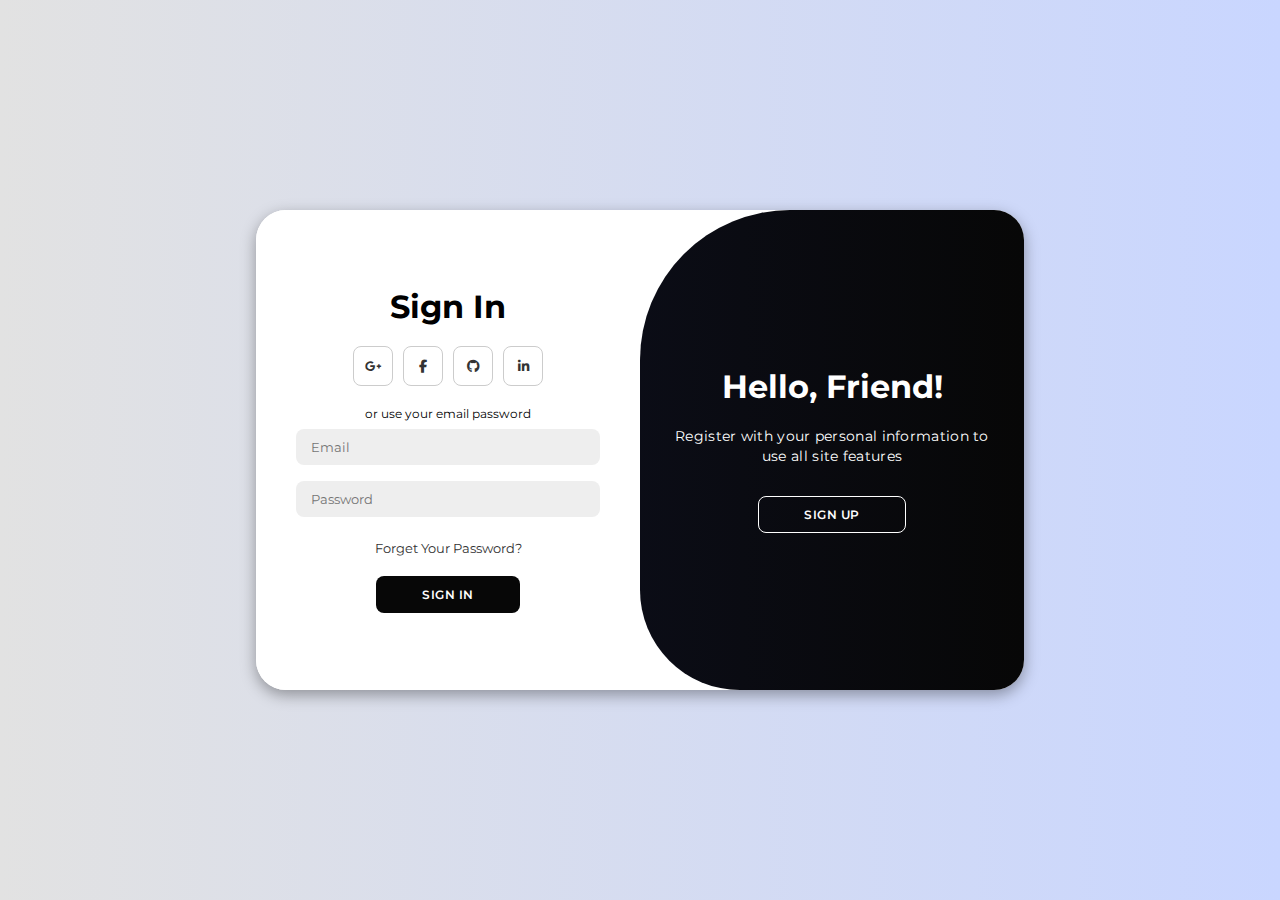
<file: SportShop/login.html>
<!DOCTYPE html>
<html lang="en">

<head>
    <meta charset="UTF-8">
    <meta name="viewport" content="width=device-width, initial-scale=1.0">
    <link rel="stylesheet" href="https://cdnjs.cloudflare.com/ajax/libs/font-awesome/6.4.2/css/all.min.css">
    <link rel="stylesheet" href="assets/css/login.css">
    <title>Login Page</title>
</head>

<body>

    <div class="container" id="container">
        <div class="form-container sign-up">
            <form id="registrationForm" >
                <h1>Create Account</h1>
                <div class="social-icons">
                    <a href="#" class="icon"><i class="fa-brands fa-google-plus-g"></i></a>
                    <a href="#" class="icon"><i class="fa-brands fa-facebook-f"></i></a>
                    <a href="#" class="icon"><i class="fa-brands fa-github"></i></a>
                    <a href="#" class="icon"><i class="fa-brands fa-linkedin-in"></i></a>
                </div>
                <span>or use your email for registeration</span>
                <input type="text" placeholder="Name">
                <input type="email" placeholder="Email">
                <input type="password" id="password" placeholder="Password">
                <input type="password" id="confirmPassword" placeholder="Password Again" required>
                <p id="errorMessage" class="error-message"></p>
                <button>Sign Up</button>
            </form>
        </div>
        <div class="form-container sign-in">
            <form>
                <h1>Sign In</h1>
                <div class="social-icons">
                    <a href="#" class="icon"><i class="fa-brands fa-google-plus-g"></i></a>
                    <a href="#" class="icon"><i class="fa-brands fa-facebook-f"></i></a>
                    <a href="#" class="icon"><i class="fa-brands fa-github"></i></a>
                    <a href="#" class="icon"><i class="fa-brands fa-linkedin-in"></i></a>
                </div>
                <span>or use your email password</span>
                <input type="email" placeholder="Email">
                <input type="password" placeholder="Password">
                <a href="#">Forget Your Password?</a>
                <button>Sign In</button>
            </form>
        </div>
        <div class="toggle-container">
            <div class="toggle">
                <div class="toggle-panel toggle-left">
                    <h1>Welcome Back!</h1>
                    <p>Enter your personal information to buy website products</p>
                    <button class="hidden" id="login">Sign In</button>
                </div>
                <div class="toggle-panel toggle-right">
                    <h1>Hello, Friend!</h1>
                    <p>Register with your personal information to use all site features</p>
                    <button class="hidden" id="register">Sign Up</button>
                </div>
            </div>
        </div>
    </div>

    <script src="assets/js/scriptlogin.js"></script>
    <script>
        document.getElementById('registrationForm').addEventListener('submit', function(event) {
            event.preventDefault(); // Ngăn chặn gửi form mặc định

            var password = document.getElementById('password').value;
            var confirmPassword = document.getElementById('confirmPassword').value;
            var errorMessage = document.getElementById('errorMessage');

            if (password !== confirmPassword) {
                errorMessage.textContent = 'Mật khẩu không khớp. Vui lòng thử lại.';
            } else {
                errorMessage.textContent = '';
                // Xử lý tiếp khi mật khẩu khớp (ví dụ: gửi form)
                alert('Đăng ký thành công!');
                // document.getElementById('registrationForm').submit(); // Gửi form
            }
        });
    </script>
</body>

</html>
</file>
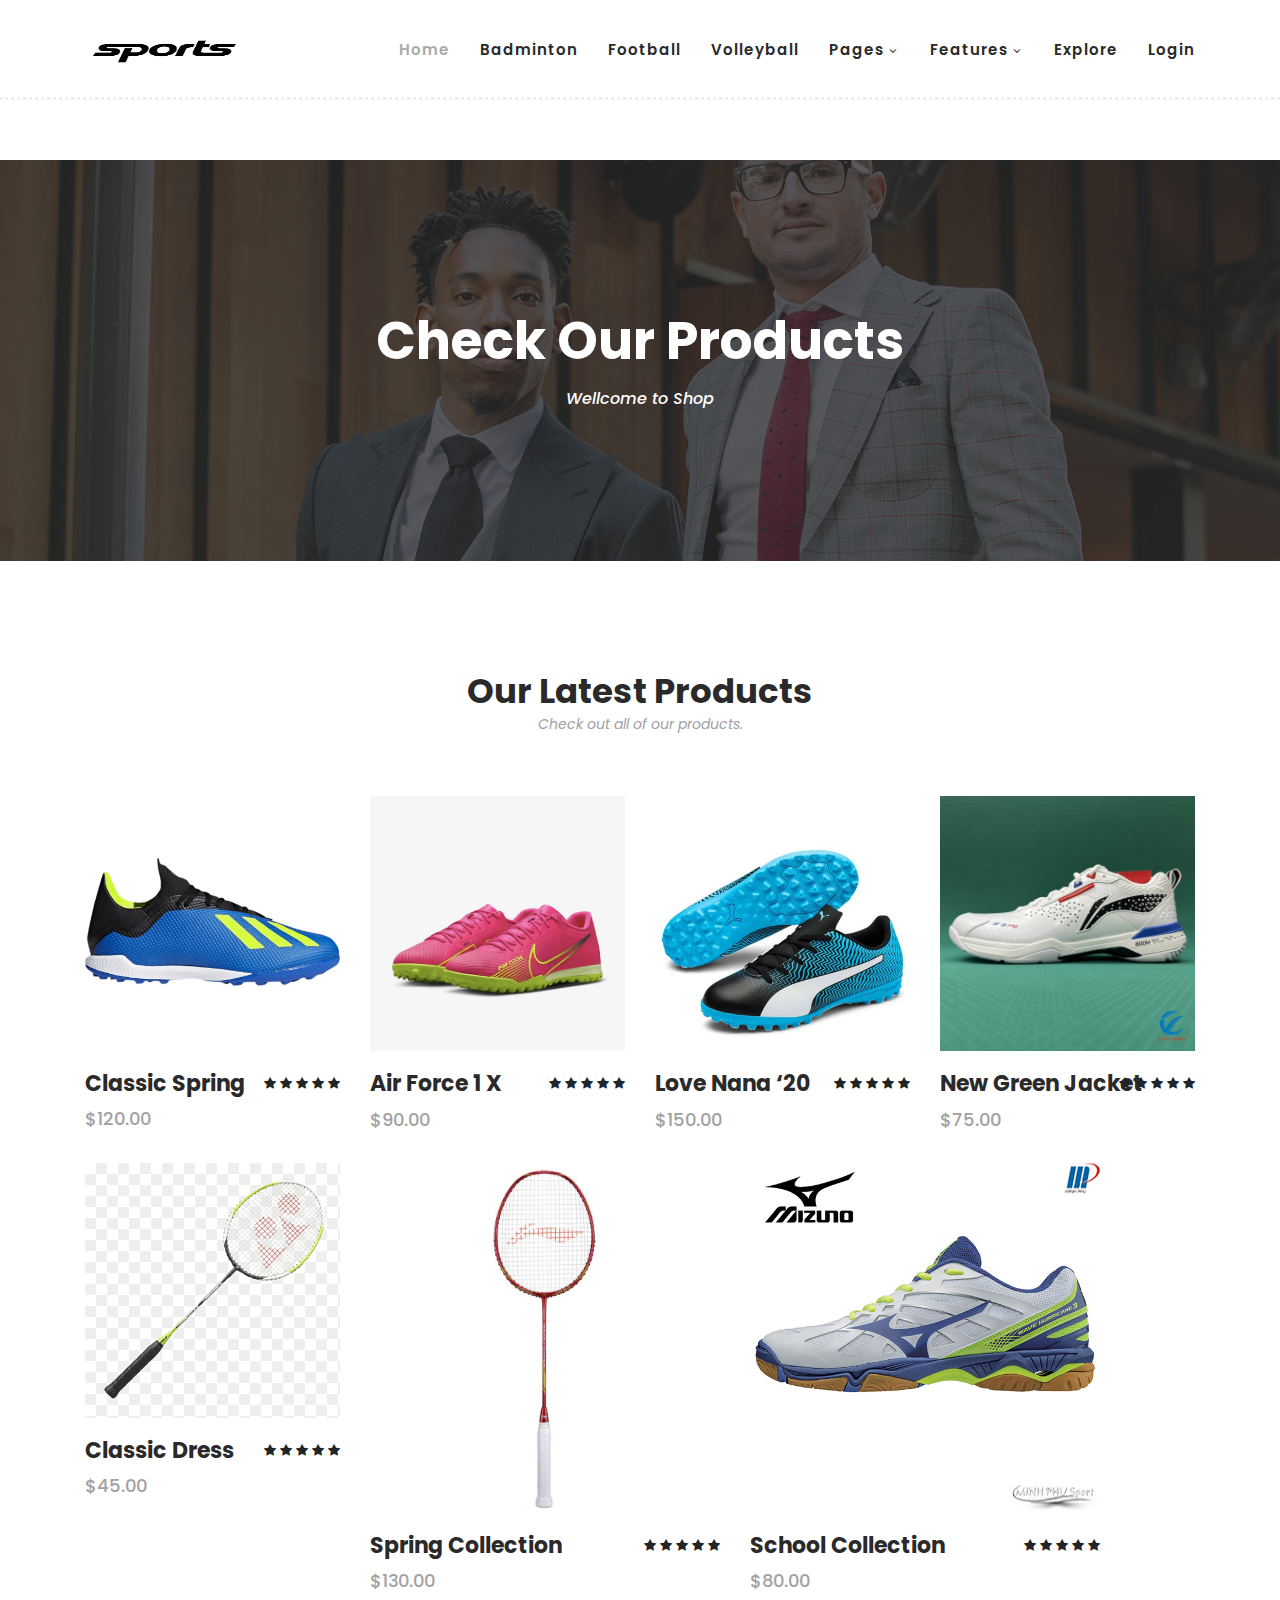
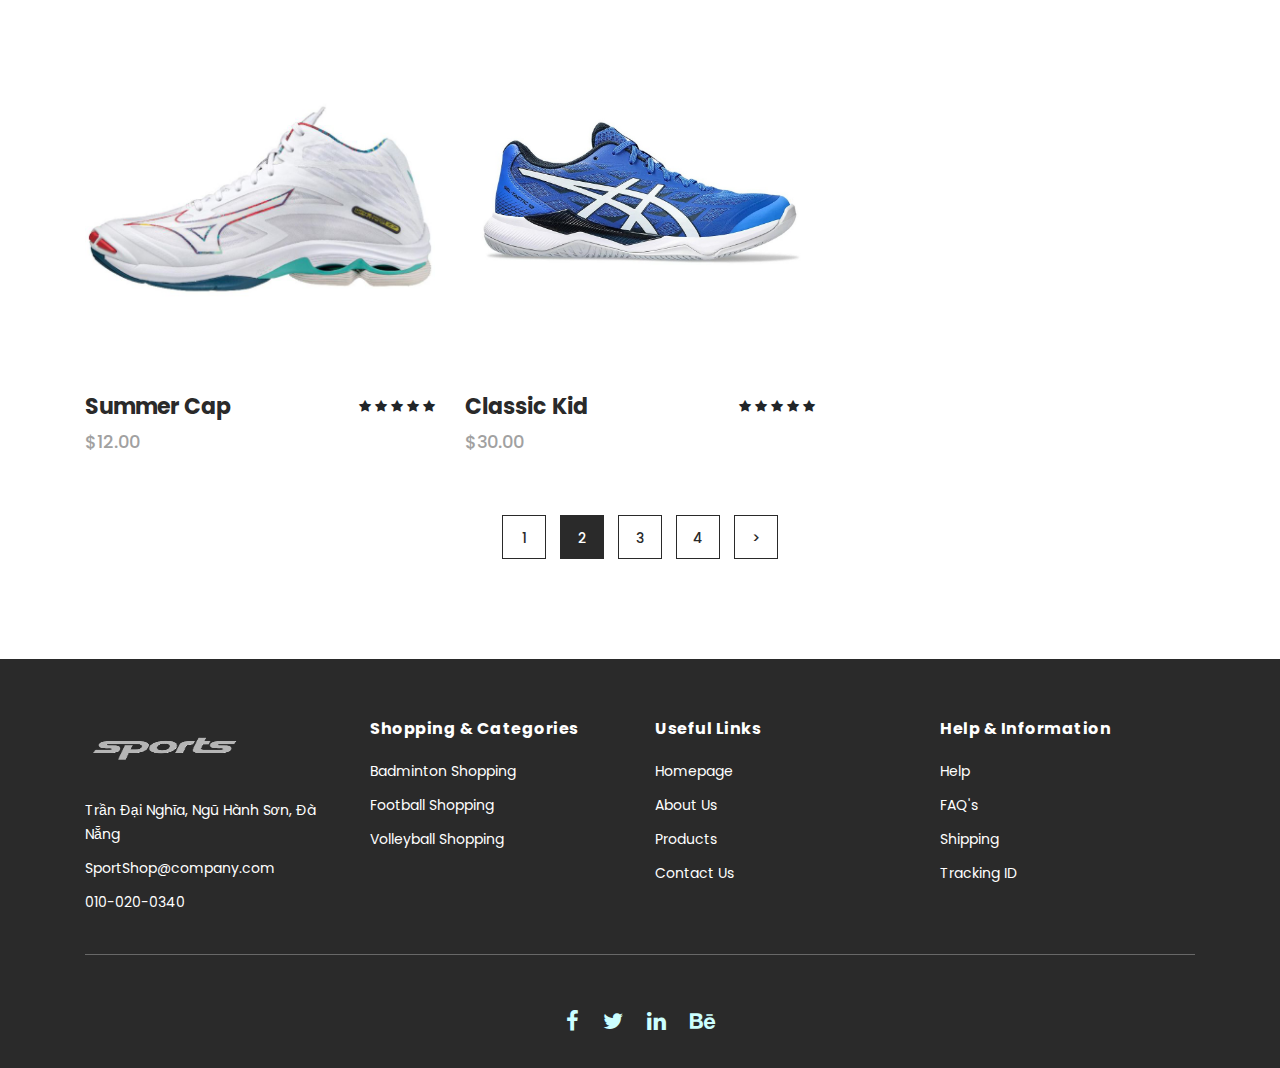
<file: SportShop/products.html>
<!DOCTYPE html>
<html lang="en">

  <head>

    <meta charset="utf-8">
    <meta name="viewport" content="width=device-width, initial-scale=1, shrink-to-fit=no">
    <meta name="description" content="">
    <meta name="author" content="">
    <link href="https://fonts.googleapis.com/css?family=Poppins:100,200,300,400,500,600,700,800,900&display=swap" rel="stylesheet">

    <title>Sports - Product Listing Page</title>


    <!-- Additional CSS Files -->
    <link rel="stylesheet" type="text/css" href="assets/css/bootstrap.min.css">

    <link rel="stylesheet" type="text/css" href="assets/css/font-awesome.css">

    <link rel="stylesheet" href="assets/css/sportShop.css">

    <link rel="stylesheet" href="assets/css/owl-carousel.css">

    <link rel="stylesheet" href="assets/css/lightbox.css">

    </head>
    
    <body>
    
    <!-- ***** Preloader Start ***** -->
    <div id="preloader">
        <div class="jumper">
            <div></div>
            <div></div>
            <div></div>
        </div>
    </div>  
    <!-- ***** Preloader End ***** -->
    
    
    <!-- ***** Header Area Start ***** -->
    <header class="header-area header-sticky">
        <div class="container">
            <div class="row">
                <div class="col-12">
                    <nav class="main-nav">
                        <!-- ***** Logo Start ***** -->
                        <a href="index.html" class="logo">
                            <img width = 159px; height= 59px; src="assets/images/sports8897.jpg">
                        </a>
                        <!-- ***** Logo End ***** -->
                        <!-- ***** Menu Start ***** -->
                        <ul class="nav">
                            <li class="scroll-to-section"><a href="index.html" class="active">Home</a></li>
                            <li class="scroll-to-section"><a href="index.html">Badminton</a></li>
                            <li class="scroll-to-section"><a href="index.html">Football</a></li>
                            <li class="scroll-to-section"><a href="index.html">Volleyball</a></li>
                            <li class="submenu">
                                <a href="javascript:;">Pages</a>
                                <ul>
                                    <li><a href="about.html">About Us</a></li>
                                    <li><a href="products.html">Products</a></li>
                                    <li><a href="single-product.html">Single Product</a></li>
                                    <li><a href="contact.html">Contact Us</a></li>
                                </ul>
                            </li>
                            <li class="submenu">
                                <a href="javascript:;">Features</a>
                                <ul>
                                    <li><a href="#">Features Page 1</a></li>
                                    <li><a href="#">Features Page 2</a></li>
                                    <li><a href="#">Features Page 3</a></li>
                                    <li><a rel="nofollow" href="https://templatemo.com/page/4" target="_blank">Template Page 4</a></li>
                                </ul>
                            </li>
                            <li class="scroll-to-section"><a href="index.html">Explore</a></li>
                            <li class="scroll-to-section"><a href="login.html">login</a></li>
                        </ul>        
                        <a class='menu-trigger'>
                            <span>Menu</span>
                        </a>
                        <!-- ***** Menu End ***** -->
                    </nav>
                </div>
            </div>
        </div>
    </header>
    <!-- ***** Header Area End ***** -->

    <!-- ***** Main Banner Area Start ***** -->
    <div class="page-heading" id="top">
        <div class="container">
            <div class="row">
                <div class="col-lg-12">
                    <div class="inner-content">
                        <h2>Check Our Products</h2>
                        <span>Wellcome to Shop</span>
                    </div>
                </div>
            </div>
        </div>
    </div>
    <!-- ***** Main Banner Area End ***** -->


    <!-- ***** Products Area Starts ***** -->
    <section class="section" id="products">
        <div class="container">
            <div class="row">
                <div class="col-lg-12">
                    <div class="section-heading">
                        <h2>Our Latest Products</h2>
                        <span>Check out all of our products.</span>
                    </div>
                </div>
            </div>
        </div>
        <div class="container">
            <div class="row">
                <div class="col-lg-3">
                    <div class="item">
                        <div class="thumb">
                            <div class="hover-content">
                                <ul>
                                    <li><a href="single-product.html"><i class="fa fa-eye"></i></a></li>
                                    <li><a href="single-product.html"><i class="fa fa-star"></i></a></li>
                                    <li><a href="single-product.html"><i class="fa fa-shopping-cart"></i></a></li>
                                </ul>
                            </div>
                            <img src="assets/images/foodball-1.png" alt="">
                        </div>
                        <div class="down-content">
                            <h4>Classic Spring</h4>
                            <span>$120.00</span>
                            <ul class="stars">
                                <li><i class="fa fa-star"></i></li>
                                <li><i class="fa fa-star"></i></li>
                                <li><i class="fa fa-star"></i></li>
                                <li><i class="fa fa-star"></i></li>
                                <li><i class="fa fa-star"></i></li>
                            </ul>
                        </div>
                    </div>
                </div>
                <div class="col-lg-3">
                    <div class="item">
                        <div class="thumb">
                            <div class="hover-content">
                                <ul>
                                    <li><a href="single-product.html"><i class="fa fa-eye"></i></a></li>
                                    <li><a href="single-product.html"><i class="fa fa-star"></i></a></li>
                                    <li><a href="single-product.html"><i class="fa fa-shopping-cart"></i></a></li>
                                </ul>
                            </div>
                            <img src="assets/images/foodball-2.png" alt="">
                        </div>
                        <div class="down-content">
                            <h4>Air Force 1 X</h4>
                            <span>$90.00</span>
                            <ul class="stars">
                                <li><i class="fa fa-star"></i></li>
                                <li><i class="fa fa-star"></i></li>
                                <li><i class="fa fa-star"></i></li>
                                <li><i class="fa fa-star"></i></li>
                                <li><i class="fa fa-star"></i></li>
                            </ul>
                        </div>
                    </div>
                </div>
                <div class="col-lg-3">
                    <div class="item">
                        <div class="thumb">
                            <div class="hover-content">
                                <ul>
                                    <li><a href="single-product.html"><i class="fa fa-eye"></i></a></li>
                                    <li><a href="single-product.html"><i class="fa fa-star"></i></a></li>
                                    <li><a href="single-product.html"><i class="fa fa-shopping-cart"></i></a></li>
                                </ul>
                            </div>
                            <img src="assets/images/foodball-3.jpg" alt="">
                        </div>
                        <div class="down-content">
                            <h4>Love Nana ‘20</h4>
                            <span>$150.00</span>
                            <ul class="stars">
                                <li><i class="fa fa-star"></i></li>
                                <li><i class="fa fa-star"></i></li>
                                <li><i class="fa fa-star"></i></li>
                                <li><i class="fa fa-star"></i></li>
                                <li><i class="fa fa-star"></i></li>
                            </ul>
                        </div>
                    </div>
                </div>
                <div class="col-lg-3">
                    <div class="item">
                        <div class="thumb">
                            <div class="hover-content">
                                <ul>
                                    <li><a href="single-product.html"><i class="fa fa-eye"></i></a></li>
                                    <li><a href="single-product.html"><i class="fa fa-star"></i></a></li>
                                    <li><a href="single-product.html"><i class="fa fa-shopping-cart"></i></a></li>
                                </ul>
                            </div>
                            <img src="assets/images/batminton-01.jpg" alt="">
                        </div>
                        <div class="down-content">
                            <h4>New Green Jacket</h4>
                            <span>$75.00</span>
                            <ul class="stars">
                                <li><i class="fa fa-star"></i></li>
                                <li><i class="fa fa-star"></i></li>
                                <li><i class="fa fa-star"></i></li>
                                <li><i class="fa fa-star"></i></li>
                                <li><i class="fa fa-star"></i></li>
                            </ul>
                        </div>
                    </div>
                </div>
                <div class="col-lg-3">
                    <div class="item">
                        <div class="thumb">
                            <div class="hover-content">
                                <ul>
                                    <li><a href="single-product.html"><i class="fa fa-eye"></i></a></li>
                                    <li><a href="single-product.html"><i class="fa fa-star"></i></a></li>
                                    <li><a href="single-product.html"><i class="fa fa-shopping-cart"></i></a></li>
                                </ul>
                            </div>
                            <img src="assets/images/batminton-2.png" alt="">
                        </div>
                        <div class="down-content">
                            <h4>Classic Dress</h4>
                            <span>$45.00</span>
                            <ul class="stars">
                                <li><i class="fa fa-star"></i></li>
                                <li><i class="fa fa-star"></i></li>
                                <li><i class="fa fa-star"></i></li>
                                <li><i class="fa fa-star"></i></li>
                                <li><i class="fa fa-star"></i></li>
                            </ul>
                        </div>
                    </div>
                </div>
                <div class="col-lg-4">
                    <div class="item">
                        <div class="thumb">
                            <div class="hover-content">
                                <ul>
                                    <li><a href="single-product.html"><i class="fa fa-eye"></i></a></li>
                                    <li><a href="single-product.html"><i class="fa fa-star"></i></a></li>
                                    <li><a href="single-product.html"><i class="fa fa-shopping-cart"></i></a></li>
                                </ul>
                            </div>
                            <img src="assets/images/batminton-3.png" alt="">
                        </div>
                        <div class="down-content">
                            <h4>Spring Collection</h4>
                            <span>$130.00</span>
                            <ul class="stars">
                                <li><i class="fa fa-star"></i></li>
                                <li><i class="fa fa-star"></i></li>
                                <li><i class="fa fa-star"></i></li>
                                <li><i class="fa fa-star"></i></li>
                                <li><i class="fa fa-star"></i></li>
                            </ul>
                        </div>
                    </div>
                </div>
                <div class="col-lg-4">
                    <div class="item">
                        <div class="thumb">
                            <div class="hover-content">
                                <ul>
                                    <li><a href="single-product.html"><i class="fa fa-eye"></i></a></li>
                                    <li><a href="single-product.html"><i class="fa fa-star"></i></a></li>
                                    <li><a href="single-product.html"><i class="fa fa-shopping-cart"></i></a></li>
                                </ul>
                            </div>
                            <img src="assets/images/volleyball-1.jpg" alt="">
                        </div>
                        <div class="down-content">
                            <h4>School Collection</h4>
                            <span>$80.00</span>
                            <ul class="stars">
                                <li><i class="fa fa-star"></i></li>
                                <li><i class="fa fa-star"></i></li>
                                <li><i class="fa fa-star"></i></li>
                                <li><i class="fa fa-star"></i></li>
                                <li><i class="fa fa-star"></i></li>
                            </ul>
                        </div>
                    </div>
                </div>
                <div class="col-lg-4">
                    <div class="item">
                        <div class="thumb">
                            <div class="hover-content">
                                <ul>
                                    <li><a href="single-product.html"><i class="fa fa-eye"></i></a></li>
                                    <li><a href="single-product.html"><i class="fa fa-star"></i></a></li>
                                    <li><a href="single-product.html"><i class="fa fa-shopping-cart"></i></a></li>
                                </ul>
                            </div>
                            <img src="assets/images/volleyball-2.jpg" alt="">
                        </div>
                        <div class="down-content">
                            <h4>Summer Cap</h4>
                            <span>$12.00</span>
                            <ul class="stars">
                                <li><i class="fa fa-star"></i></li>
                                <li><i class="fa fa-star"></i></li>
                                <li><i class="fa fa-star"></i></li>
                                <li><i class="fa fa-star"></i></li>
                                <li><i class="fa fa-star"></i></li>
                            </ul>
                        </div>
                    </div>
                </div>
                <div class="col-lg-4">
                    <div class="item">
                        <div class="thumb">
                            <div class="hover-content">
                                <ul>
                                    <li><a href="single-product.html"><i class="fa fa-eye"></i></a></li>
                                    <li><a href="single-product.html"><i class="fa fa-star"></i></a></li>
                                    <li><a href="single-product.html"><i class="fa fa-shopping-cart"></i></a></li>
                                </ul>
                            </div>
                            <img src="assets/images/volleyball-3.jpg" alt="">
                        </div>
                        <div class="down-content">
                            <h4>Classic Kid</h4>
                            <span>$30.00</span>
                            <ul class="stars">
                                <li><i class="fa fa-star"></i></li>
                                <li><i class="fa fa-star"></i></li>
                                <li><i class="fa fa-star"></i></li>
                                <li><i class="fa fa-star"></i></li>
                                <li><i class="fa fa-star"></i></li>
                            </ul>
                        </div>
                    </div>
                </div>
                <div class="col-lg-12">
                    <div class="pagination">
                        <ul>
                            <li>
                                <a href="#">1</a>
                            </li>
                            <li class="active">
                                <a href="#">2</a>
                            </li>
                            <li>
                                <a href="#">3</a>
                            </li>
                            <li>
                                <a href="#">4</a>
                            </li>
                            <li>
                                <a href="#">></a>
                            </li>
                        </ul>
                    </div>
                </div>
            </div>
        </div>
    </section>
    <!-- ***** Products Area Ends ***** -->
    
    <!-- ***** Footer Start ***** -->
    <footer>
        <div class="container">
            <div class="row">
                <div class="col-lg-3">
                    <div class="first-item">
                        <div class="logo">
                            <img width = 159px; height= 59px; src="assets/images/logo.png">
                        </div>
                        <ul>
                            <li><a href="#">Trần Đại Nghĩa, Ngũ Hành Sơn, Đà Nẵng</a></li>
                            <li><a href="#">SportShop@company.com</a></li>
                            <li><a href="#">010-020-0340</a></li>
                        </ul>
                    </div>
                </div>
                <div class="col-lg-3">
                    <h4>Shopping &amp; Categories</h4>
                    <ul>
                        <li><a href="index.html">Badminton Shopping</a></li>
                        <li><a href="index.html">Football Shopping</a></li>
                        <li><a href="index.html">Volleyball Shopping</a></li>
                    </ul>
                </div>
                <div class="col-lg-3">
                    <h4>Useful Links</h4>
                    <ul>
                        <li><a href="index.html">Homepage</a></li>
                        <li><a href="about.html">About Us</a></li>
                        <li><a href="products.html">Products</a></li>
                        <li><a href="contact.html">Contact Us</a></li>
                    </ul>
                </div>
                <div class="col-lg-3">
                    <h4>Help &amp; Information</h4>
                    <ul>
                        <li><a href="#">Help</a></li>
                        <li><a href="#">FAQ's</a></li>
                        <li><a href="#">Shipping</a></li>
                        <li><a href="#">Tracking ID</a></li>
                    </ul>
                </div>
                <div class="col-lg-12">
                    <div class="under-footer">
                       
                        <ul>
                            <li><a href="#"><i class="fa fa-facebook"></i></a></li>
                            <li><a href="#"><i class="fa fa-twitter"></i></a></li>
                            <li><a href="#"><i class="fa fa-linkedin"></i></a></li>
                            <li><a href="#"><i class="fa fa-behance"></i></a></li>
                        </ul>
                    </div>
                </div>
            </div>
        </div>
    </footer>
    

    <!-- jQuery -->
    <script src="assets/js/jquery-2.1.0.min.js"></script>

    <!-- Bootstrap -->
    <script src="assets/js/popper.js"></script>
    <script src="assets/js/bootstrap.min.js"></script>

    <!-- Plugins -->
    <script src="assets/js/owl-carousel.js"></script>
    <script src="assets/js/accordions.js"></script>
    <script src="assets/js/datepicker.js"></script>
    <script src="assets/js/scrollreveal.min.js"></script>
    <script src="assets/js/waypoints.min.js"></script>
    <script src="assets/js/jquery.counterup.min.js"></script>
    <script src="assets/js/imgfix.min.js"></script> 
    <script src="assets/js/slick.js"></script> 
    <script src="assets/js/lightbox.js"></script> 
    <script src="assets/js/isotope.js"></script> 
    
    <!-- Global Init -->
    <script src="assets/js/custom.js"></script>

    <script>

        $(function() {
            var selectedClass = "";
            $("p").click(function(){
            selectedClass = $(this).attr("data-rel");
            $("#portfolio").fadeTo(50, 0.1);
                $("#portfolio div").not("."+selectedClass).fadeOut();
            setTimeout(function() {
              $("."+selectedClass).fadeIn();
              $("#portfolio").fadeTo(50, 1);
            }, 500);
                
            });
        });

    </script>

  </body>

</html>
</file>
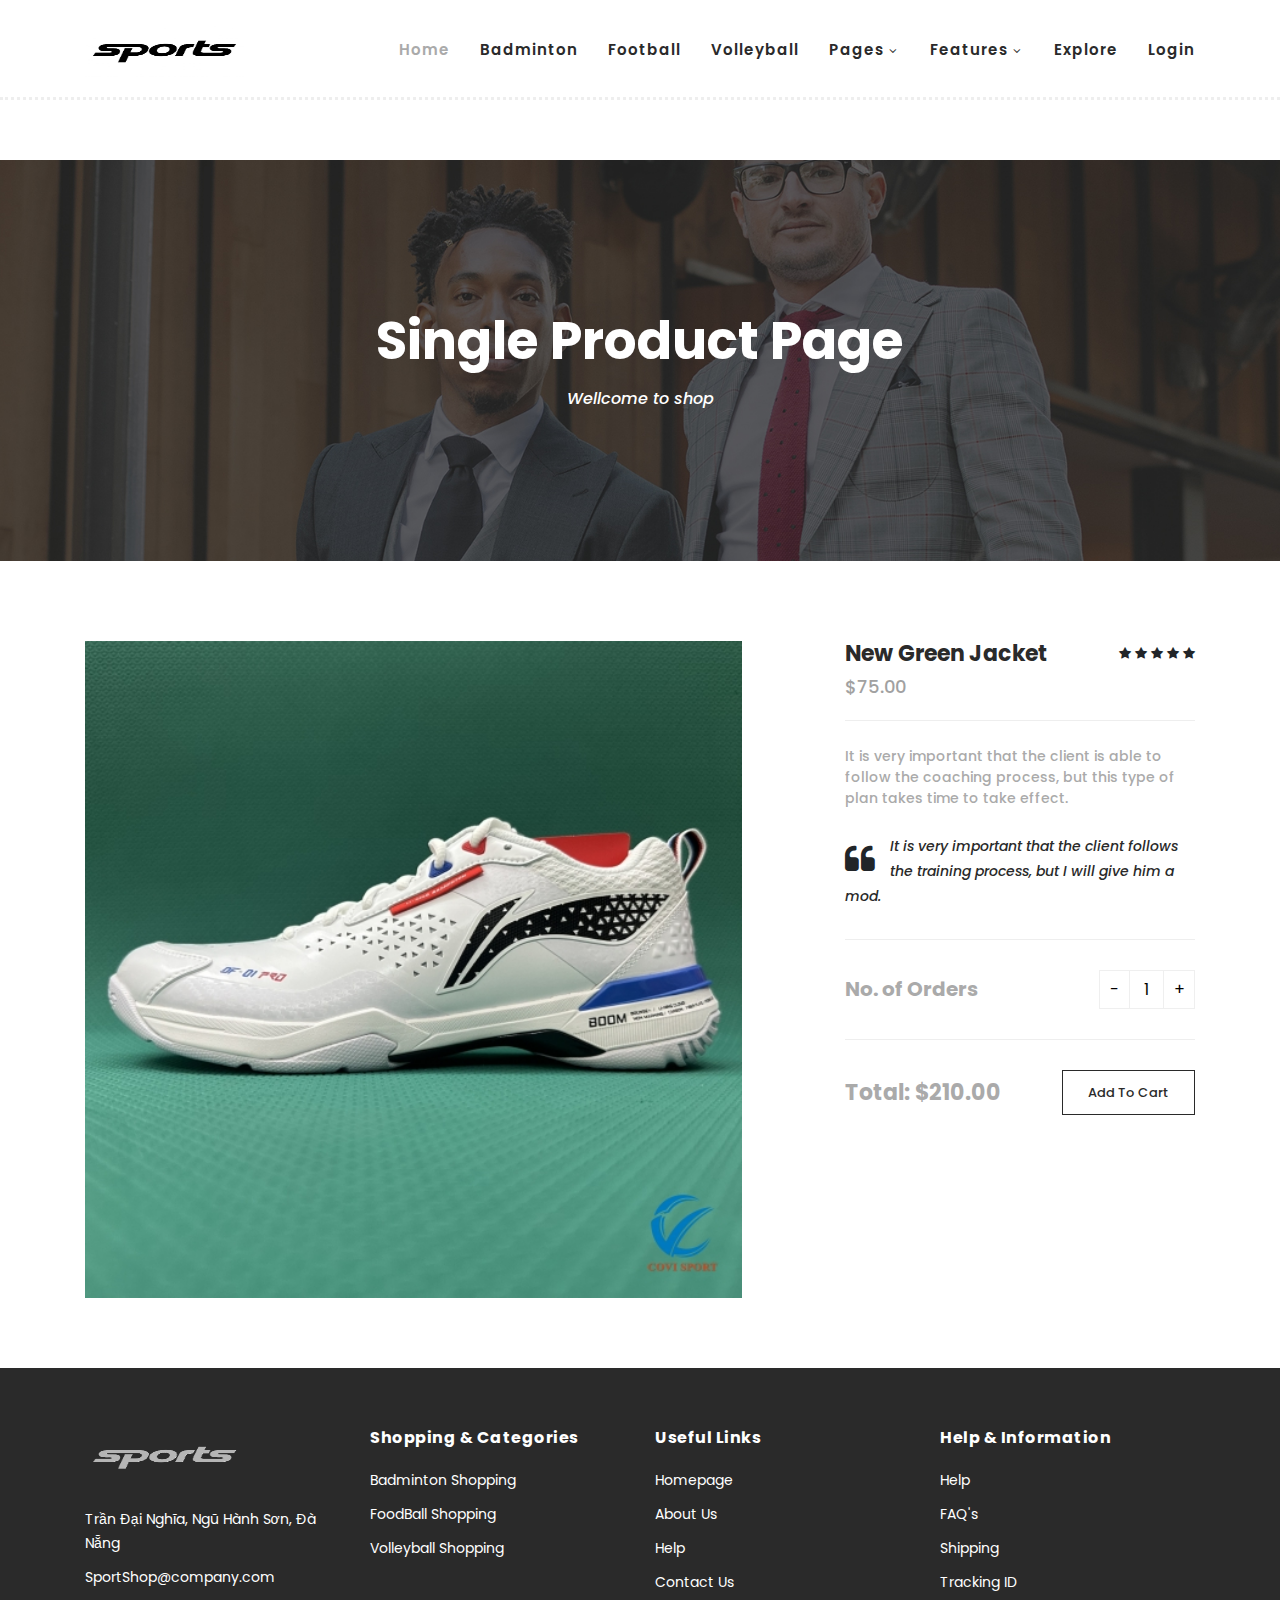
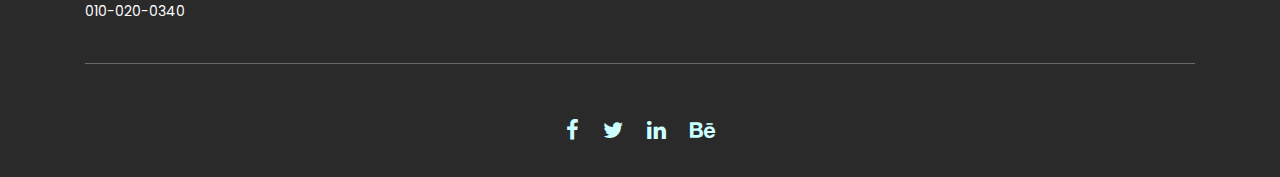
<file: SportShop/single-product.html>
<!DOCTYPE html>
<html lang="en">

  <head>

    <meta charset="utf-8">
    <meta name="viewport" content="width=device-width, initial-scale=1, shrink-to-fit=no">
    <meta name="description" content="">
    <meta name="author" content="">
    <link href="https://fonts.googleapis.com/css?family=Poppins:100,200,300,400,500,600,700,800,900&display=swap" rel="stylesheet">

    <title>Sports - Product Detail Page</title>


    <!-- Additional CSS Files -->
    <link rel="stylesheet" type="text/css" href="assets/css/bootstrap.min.css">

    <link rel="stylesheet" type="text/css" href="assets/css/font-awesome.css">

    <link rel="stylesheet" href="assets/css/sportShop.css">

    <link rel="stylesheet" href="assets/css/owl-carousel.css">

    <link rel="stylesheet" href="assets/css/lightbox.css">

    </head>
    
    <body>
    
    <!-- ***** Preloader Start ***** -->
    <div id="preloader">
        <div class="jumper">
            <div></div>
            <div></div>
            <div></div>
        </div>
    </div>  
    <!-- ***** Preloader End ***** -->
    
    
    <!-- ***** Header Area Start ***** -->
    <header class="header-area header-sticky">
        <div class="container">
            <div class="row">
                <div class="col-12">
                    <nav class="main-nav">
                        <!-- ***** Logo Start ***** -->
                        <a href="index.html" class="logo">
                          <img width = 159px; height= 59px; src="assets/images/sports8897.jpg">
                        </a>
                        <!-- ***** Logo End ***** -->
                        <!-- ***** Menu Start ***** -->
                        <ul class="nav">
                            <li class="scroll-to-section"><a href="index.html" class="active">Home</a></li>
                            <li class="scroll-to-section"><a href="index.html">Badminton</a></li>
                            <li class="scroll-to-section"><a href="index.html">Football</a></li>
                            <li class="scroll-to-section"><a href="index.html">Volleyball</a></li>
                            <li class="submenu">
                                <a href="javascript:;">Pages</a>
                                <ul>
                                    <li><a href="about.html">About Us</a></li>
                                    <li><a href="products.html">Products</a></li>
                                    <li><a href="single-product.html">Single Product</a></li>
                                    <li><a href="contact.html">Contact Us</a></li>
                                </ul>
                            </li>
                            <li class="submenu">
                                <a href="javascript:;">Features</a>
                                <ul>
                                    <li><a href="#">Features Page 1</a></li>
                                    <li><a href="#">Features Page 2</a></li>
                                    <li><a href="#">Features Page 3</a></li>
                                    <li><a rel="nofollow" href="https://templatemo.com/page/4" target="_blank">Template Page 4</a></li>
                                </ul>
                            </li>
                            <li class="scroll-to-section"><a href="index.html">Explore</a></li>
                            <li class="scroll-to-section"><a href="login.html">login</a></li>
                        </ul>        
                        <a class='menu-trigger'>
                            <span>Menu</span>
                        </a>
                        <!-- ***** Menu End ***** -->
                    </nav>
                </div>
            </div>
        </div>
    </header>
    <!-- ***** Header Area End ***** -->

    <!-- ***** Main Banner Area Start ***** -->
    <div class="page-heading" id="top">
        <div class="container">
            <div class="row">
                <div class="col-lg-12">
                    <div class="inner-content">
                        <h2>Single Product Page</h2>
                        <span>Wellcome to shop</span>
                    </div>
                </div>
            </div>
        </div>
    </div>
    <!-- ***** Main Banner Area End ***** -->


    <!-- ***** Product Area Starts ***** -->
    <section class="section" id="product">
        <div class="container">
            <div class="row">
                <div class="col-lg-8">
                <div class="left-images">
                    <img src="assets/images/batminton-01.jpg" alt="">
                </div>
            </div>
            <div class="col-lg-4">
                <div class="right-content">
                    <h4>New Green Jacket</h4>
                    <span class="price">$75.00</span>
                    <ul class="stars">
                        <li><i class="fa fa-star"></i></li>
                        <li><i class="fa fa-star"></i></li>
                        <li><i class="fa fa-star"></i></li>
                        <li><i class="fa fa-star"></i></li>
                        <li><i class="fa fa-star"></i></li>
                    </ul>
                    <span>It is very important that the client is able to follow the coaching process, but this type of plan takes time to take effect.</span>
                    <div class="quote">
                        <i class="fa fa-quote-left"></i>
                        <p>It is very important that the client follows the training process, but I will give him a mod.</p>
                    </div>
                    <div class="quantity-content">
                        <div class="left-content">
                            <h6>No. of Orders</h6>
                        </div>
                        <div class="right-content">
                            <div class="quantity buttons_added">
                                <input type="button" value="-" class="minus"><input type="number" step="1" min="1" max="" name="quantity" value="1" title="Qty" class="input-text qty text" size="4" pattern="" inputmode=""><input type="button" value="+" class="plus">
                            </div>
                        </div>
                    </div>
                    <div class="total">
                        <h4>Total: $210.00</h4>
                        <div class="main-border-button"><a href="#">Add To Cart</a></div>
                    </div>
                </div>
            </div>
            </div>
        </div>
    </section>
    <!-- ***** Product Area Ends ***** -->
    
    <!-- ***** Footer Start ***** -->
    <footer>
        <div class="container">
            <div class="row">
                <div class="col-lg-3">
                    <div class="first-item">
                        <div class="logo">
                            <img width = 159px; height= 59px; src="assets/images/logo.png">
                        </div>
                        <ul>
                            <li><a href="#">Trần Đại Nghĩa, Ngũ Hành Sơn, Đà Nẵng</a></li>
                            <li><a href="#">SportShop@company.com</a></li>
                            <li><a href="#">010-020-0340</a></li>
                        </ul>
                    </div>
                </div>
                <div class="col-lg-3">
                    <h4>Shopping &amp; Categories</h4>
                    <ul>
                        <li><a href="#">Badminton Shopping</a></li>
                        <li><a href="#">FoodBall Shopping</a></li>
                        <li><a href="#">Volleyball Shopping</a></li>
                    </ul>
                </div>
                <div class="col-lg-3">
                    <h4>Useful Links</h4>
                    <ul>
                        <li><a href="#">Homepage</a></li>
                        <li><a href="#">About Us</a></li>
                        <li><a href="#">Help</a></li>
                        <li><a href="#">Contact Us</a></li>
                    </ul>
                </div>
                <div class="col-lg-3">
                    <h4>Help &amp; Information</h4>
                    <ul>
                        <li><a href="#">Help</a></li>
                        <li><a href="#">FAQ's</a></li>
                        <li><a href="#">Shipping</a></li>
                        <li><a href="#">Tracking ID</a></li>
                    </ul>
                </div>
                <div class="col-lg-12">
                    <div class="under-footer">
                
                        <ul>
                            <li><a href="#"><i class="fa fa-facebook"></i></a></li>
                            <li><a href="#"><i class="fa fa-twitter"></i></a></li>
                            <li><a href="#"><i class="fa fa-linkedin"></i></a></li>
                            <li><a href="#"><i class="fa fa-behance"></i></a></li>
                        </ul>
                    </div>
                </div>
            </div>
        </div>
    </footer>
    

    <!-- jQuery -->
    <script src="assets/js/jquery-2.1.0.min.js"></script>

    <!-- Bootstrap -->
    <script src="assets/js/popper.js"></script>
    <script src="assets/js/bootstrap.min.js"></script>

    <!-- Plugins -->
    <script src="assets/js/owl-carousel.js"></script>
    <script src="assets/js/accordions.js"></script>
    <script src="assets/js/datepicker.js"></script>
    <script src="assets/js/scrollreveal.min.js"></script>
    <script src="assets/js/waypoints.min.js"></script>
    <script src="assets/js/jquery.counterup.min.js"></script>
    <script src="assets/js/imgfix.min.js"></script> 
    <script src="assets/js/slick.js"></script> 
    <script src="assets/js/lightbox.js"></script> 
    <script src="assets/js/isotope.js"></script> 
    <script src="assets/js/quantity.js"></script>
    
    <!-- Global Init -->
    <script src="assets/js/custom.js"></script>

    <script>

        $(function() {
            var selectedClass = "";
            $("p").click(function(){
            selectedClass = $(this).attr("data-rel");
            $("#portfolio").fadeTo(50, 0.1);
                $("#portfolio div").not("."+selectedClass).fadeOut();
            setTimeout(function() {
              $("."+selectedClass).fadeIn();
              $("#portfolio").fadeTo(50, 1);
            }, 500);
                
            });
        });

    </script>

  </body>

</html>
</file>
<file: SportShop/assets/css/owl-carousel.css>
/**
 * Owl Carousel v2.3.4
 * Copyright 2013-2018 David Deutsch
 * Licensed under: SEE LICENSE IN https://github.com/OwlCarousel2/OwlCarousel2/blob/master/LICENSE
 */
/*
 *  Owl Carousel - Core
 */
.owl-carousel {
  display: none;
  width: 100%;
  -webkit-tap-highlight-color: transparent;
  /* position relative and z-index fix webkit rendering fonts issue */
  position: relative;
  z-index: 1; }
  .owl-carousel .owl-stage {
    position: relative;
    -ms-touch-action: pan-Y;
    touch-action: manipulation;
    -moz-backface-visibility: hidden;
    /* fix firefox animation glitch */ }
  .owl-carousel .owl-stage:after {
    content: ".";
    display: block;
    clear: both;
    visibility: hidden;
    line-height: 0;
    height: 0; }
  .owl-carousel .owl-stage-outer {
    position: relative;
    overflow: hidden;
    /* fix for flashing background */
    -webkit-transform: translate3d(0px, 0px, 0px); }
  .owl-carousel .owl-wrapper,
  .owl-carousel .owl-item {
    -webkit-backface-visibility: hidden;
    -moz-backface-visibility: hidden;
    -ms-backface-visibility: hidden;
    -webkit-transform: translate3d(0, 0, 0);
    -moz-transform: translate3d(0, 0, 0);
    -ms-transform: translate3d(0, 0, 0); }
  .owl-carousel .owl-item {
    position: relative;
    min-height: 1px;
    float: left;
    -webkit-backface-visibility: hidden;
    -webkit-tap-highlight-color: transparent;
    -webkit-touch-callout: none; }
  .owl-carousel .owl-item img {
    display: block;
    width: 100%; }
  .owl-carousel .owl-nav.disabled,
  .owl-carousel .owl-dots.disabled {
    display: none; }
  .owl-carousel .owl-nav .owl-prev,
  .owl-carousel .owl-nav .owl-next,
  .owl-carousel .owl-dot {
    cursor: pointer;
    -webkit-user-select: none;
    -khtml-user-select: none;
    -moz-user-select: none;
    -ms-user-select: none;
    user-select: none; }
  .owl-carousel .owl-nav button.owl-prev,
  .owl-carousel .owl-nav button.owl-next,
  .owl-carousel button.owl-dot {
    background: none;
    color: inherit;
    border: none;
    padding: 0 !important;
    font: inherit; }
  .owl-carousel.owl-loaded {
    display: block; }
  .owl-carousel.owl-loading {
    opacity: 0;
    display: block; }
  .owl-carousel.owl-hidden {
    opacity: 0; }
  .owl-carousel.owl-refresh .owl-item {
    visibility: hidden; }
  .owl-carousel.owl-drag .owl-item {
    -ms-touch-action: pan-y;
        touch-action: pan-y;
    -webkit-user-select: none;
    -moz-user-select: none;
    -ms-user-select: none;
    user-select: none; }
  .owl-carousel.owl-grab {
    cursor: move;
    cursor: grab; }
  .owl-carousel.owl-rtl {
    direction: rtl; }
  .owl-carousel.owl-rtl .owl-item {
    float: right; }

/* No Js */
.no-js .owl-carousel {
  display: block; }

/*
 *  Owl Carousel - Animate Plugin
 */
.owl-carousel .animated {
  animation-duration: 1000ms;
  animation-fill-mode: both; }

.owl-carousel .owl-animated-in {
  z-index: 0; }

.owl-carousel .owl-animated-out {
  z-index: 1; }

.owl-carousel .fadeOut {
  animation-name: fadeOut; }

@keyframes fadeOut {
  0% {
    opacity: 1; }
  100% {
    opacity: 0; } }

/*
 * 	Owl Carousel - Auto Height Plugin
 */
.owl-height {
  transition: height 500ms ease-in-out; }

/*
 * 	Owl Carousel - Lazy Load Plugin
 */
.owl-carousel .owl-item {
  /**
			This is introduced due to a bug in IE11 where lazy loading combined with autoheight plugin causes a wrong
			calculation of the height of the owl-item that breaks page layouts
		 */ }
  .owl-carousel .owl-item .owl-lazy {
    opacity: 0;
    transition: opacity 400ms ease; }
  .owl-carousel .owl-item .owl-lazy[src^=""], .owl-carousel .owl-item .owl-lazy:not([src]) {
    max-height: 0; }
  .owl-carousel .owl-item img.owl-lazy {
    transform-style: preserve-3d; }

/*
 * 	Owl Carousel - Video Plugin
 */
.owl-carousel .owl-video-wrapper {
  position: relative;
  height: 100%;
  background: #000; }

.owl-carousel .owl-video-play-icon {
  position: absolute;
  height: 80px;
  width: 80px;
  left: 50%;
  top: 50%;
  margin-left: -40px;
  margin-top: -40px;
  background: url("owl.video.play.png") no-repeat;
  cursor: pointer;
  z-index: 1;
  -webkit-backface-visibility: hidden;
  transition: transform 100ms ease; }

.owl-carousel .owl-video-play-icon:hover {
  -ms-transform: scale(1.3, 1.3);
      transform: scale(1.3, 1.3); }

.owl-carousel .owl-video-playing .owl-video-tn,
.owl-carousel .owl-video-playing .owl-video-play-icon {
  display: none; }

.owl-carousel .owl-video-tn {
  opacity: 0;
  height: 100%;
  background-position: center center;
  background-repeat: no-repeat;
  background-size: contain;
  transition: opacity 400ms ease; }

.owl-carousel .owl-video-frame {
  position: relative;
  z-index: 1;
  height: 100%;
  width: 100%; }
</file>
<file: SportShop/assets/css/login.css>
@import url('https://fonts.googleapis.com/css2?family=Montserrat:wght@300;400;500;600;700&display=swap');

*{
    margin: 0;
    padding: 0;
    box-sizing: border-box;
    font-family: 'Montserrat', sans-serif;
}

body{
    background-color: #c9d6ff;
    background: linear-gradient(to right, #e2e2e2, #c9d6ff);
    display: flex;
    align-items: center;
    justify-content: center;
    flex-direction: column;
    height: 100vh;
}

.container{
    background-color: #fff;
    border-radius: 30px;
    box-shadow: 0 5px 15px rgba(0, 0, 0, 0.35);
    position: relative;
    overflow: hidden;
    width: 768px;
    max-width: 100%;
    min-height: 480px;
}

.container p{
    font-size: 14px;
    line-height: 20px;
    letter-spacing: 0.3px;
    margin: 20px 0;
}

.container span{
    font-size: 12px;
}

.container a{
    color: #333;
    font-size: 13px;
    text-decoration: none;
    margin: 15px 0 10px;
}

.container button{
    background-color: #070707;
    color: #fff;
    font-size: 12px;
    padding: 10px 45px;
    border: 1px solid transparent;
    border-radius: 8px;
    font-weight: 600;
    letter-spacing: 0.5px;
    text-transform: uppercase;
    margin-top: 10px;
    cursor: pointer;
}

.container button.hidden{
    background-color: transparent;
    border-color: #fff;
}

.container form{
    background-color: #fff;
    display: flex;
    align-items: center;
    justify-content: center;
    flex-direction: column;
    padding: 0 40px;
    height: 100%;
}

.container input{
    background-color: #eee;
    border: none;
    margin: 8px 0;
    padding: 10px 15px;
    font-size: 13px;
    border-radius: 8px;
    width: 100%;
    outline: none;
}

.form-container{
    position: absolute;
    top: 0;
    height: 100%;
    transition: all 0.6s ease-in-out;
}

.sign-in{
    left: 0;
    width: 50%;
    z-index: 2;
}

.container.active .sign-in{
    transform: translateX(100%);
}

.sign-up{
    left: 0;
    width: 50%;
    opacity: 0;
    z-index: 1;
}

.container.active .sign-up{
    transform: translateX(100%);
    opacity: 1;
    z-index: 5;
    animation: move 0.6s;
}

@keyframes move{
    0%, 49.99%{
        opacity: 0;
        z-index: 1;
    }
    50%, 100%{
        opacity: 1;
        z-index: 5;
    }
}

.social-icons{
    margin: 20px 0;
}

.social-icons a{
    border: 1px solid #ccc;
    border-radius: 20%;
    display: inline-flex;
    justify-content: center;
    align-items: center;
    margin: 0 3px;
    width: 40px;
    height: 40px;
}

.toggle-container{
    position: absolute;
    top: 0;
    left: 50%;
    width: 50%;
    height: 100%;
    overflow: hidden;
    transition: all 0.6s ease-in-out;
    border-radius: 150px 0 0 100px;
    z-index: 1000;
}

.container.active .toggle-container{
    transform: translateX(-100%);
    border-radius: 0 150px 100px 0;
}

.toggle{
    background-color: #070707;
    height: 100%;
    background: linear-gradient(to right, #0f1225, #070707);
    color: #fff;
    position: relative;
    left: -100%;
    height: 100%;
    width: 200%;
    transform: translateX(0);
    transition: all 0.6s ease-in-out;
}

.container.active .toggle{
    transform: translateX(50%);
}

.toggle-panel{
    position: absolute;
    width: 50%;
    height: 100%;
    display: flex;
    align-items: center;
    justify-content: center;
    flex-direction: column;
    padding: 0 30px;
    text-align: center;
    top: 0;
    transform: translateX(0);
    transition: all 0.6s ease-in-out;
}

.toggle-left{
    transform: translateX(-200%);
}

.container.active .toggle-left{
    transform: translateX(0);
}

.toggle-right{
    right: 0;
    transform: translateX(0);
}

.container.active .toggle-right{
    transform: translateX(200%);
}
</file>
<file: SportShop/assets/css/sportShop.css>
/*

*/

/* ---------------------------------------------
Table of contents
------------------------------------------------
01. font & reset css
02. reset
03. global styles
04. header
05. banner
06. features
07. testimonials
08. contact
09. footer
10. preloader
11. search
12. portfolio

--------------------------------------------- */
/* 
---------------------------------------------
font & reset css
--------------------------------------------- 
*/
@import url("https://fonts.googleapis.com/css?family=Poppins:100,200,300,400,500,600,700,800,900");
/* 
---------------------------------------------
reset
--------------------------------------------- 
*/
html, body, div, span, applet, object, iframe, h1, h2, h3, h4, h5, h6, p, blockquote, div
pre, a, abbr, acronym, address, big, cite, code, del, dfn, em, font, img, ins, kbd, q,
s, samp, small, strike, strong, sub, sup, tt, var, b, u, i, center, dl, dt, dd, ol, ul, li,
figure, header, nav, section, article, aside, footer, figcaption {
  margin: 0;
  padding: 0;
  border: 0;
  outline: 0;
}

.clearfix:after {
  content: ".";
  display: block;
  clear: both;
  visibility: hidden;
  line-height: 0;
  height: 0;
}

.clearfix {
  display: inline-block;
}

html[xmlns] .clearfix {
  display: block;
}

* html .clearfix {
  height: 1%;
}

ul, li {
  padding: 0;
  margin: 0;
  list-style: none;
}

header, nav, section, article, aside, footer, hgroup {
  display: block;
}

* {
  box-sizing: border-box;
}

html, body {
  font-family: 'Poppins', sans-serif;
  font-weight: 400;
  background-color: #fff;
  font-size: 16px;
  -ms-text-size-adjust: 100%;
  -webkit-font-smoothing: antialiased;
  -moz-osx-font-smoothing: grayscale;
}

a {
  text-decoration: none !important;
}

h1, h2, h3, h4, h5, h6 {
  margin-top: 0px;
  margin-bottom: 0px;
}

ul {
  margin-bottom: 0px;
}

p {
  font-size: 14px;
  line-height: 25px;
  color: #2a2a2a;
}

/* 
---------------------------------------------
global styles
--------------------------------------------- 
*/
html,
body {
  background: #fff;
  font-family: 'Poppins', sans-serif;
}

::selection {
  background: #2a2a2a;
  color: #fff;
}

::-moz-selection {
  background: #2a2a2a;
  color: #fff;
}

@media (max-width: 991px) {
  html, body {
    overflow-x: hidden;
  }
  .mobile-top-fix {
    margin-top: 30px;
    margin-bottom: 0px;
  }
  .mobile-bottom-fix {
    margin-bottom: 30px;
  }
  .mobile-bottom-fix-big {
    margin-bottom: 60px;
  }
}

.main-border-button a {
  font-size: 13px;
  color: #fff;
  border: 1px solid #fff;
  padding: 12px 25px;
  display: inline-block;
  font-weight: 500;
  transition: all .3s;
}

.main-border-button a:hover {
  background-color: #fff;
  color: #2a2a2a;
}

.main-white-button a {
  font-size: 13px;
  color: #2a2a2a;
  background-color: #fff;
  padding: 12px 25px;
  display: inline-block;
  border-radius: 3px;
  font-weight: 600;
  transition: all .3s;
}

.main-white-button a:hover {
  opacity: 0.9;
}

.main-text-button a {
  font-size: 13px;
  color: #fff;
  font-weight: 600;
  transition: all .3s;
}

.main-text-button a:hover {
  opacity: 0.9;
}

.section-heading h2 {
  font-size: 34px;
  font-weight: 700;
  color: #2a2a2a;
}

.section-heading span {
  font-size: 14px;
  color: #a1a1a1;
  font-style: italic;
  font-weight: 400;
}



/* 
---------------------------------------------
header
--------------------------------------------- 
*/

.background-header {
  border-bottom: none !important;
  background-color: #fff;
  height: 80px!important;
  position: fixed!important;
  top: 0px;
  left: 0px;
  right: 0px;
  box-shadow: 0px 0px 10px rgba(0,0,0,0.15)!important;
}

.background-header .logo,
.background-header .main-nav .nav li a {
  color: #1e1e1e!important;
}

.background-header .main-nav .nav li:hover a {
  color: #2a2a2a!important;
}

.background-header .nav li a.active {
  color: #2a2a2a!important;
}

.header-area {
  border-bottom: 3px dotted #eee;
  box-shadow: none;
  background-color: #fff;
  position: absolute;
  top: 0px;
  left: 0px;
  right: 0px;
  z-index: 100;
  height: 100px;
  -webkit-transition: all .5s ease 0s;
  -moz-transition: all .5s ease 0s;
  -o-transition: all .5s ease 0s;
  transition: all .5s ease 0s;
}

.header-area .main-nav {
  min-height: 80px;
  background: transparent;
}

.header-area .main-nav .logo {
  line-height: 100px;
  color: #fff;
  font-size: 28px;
  font-weight: 700;
  text-transform: uppercase;
  letter-spacing: 2px;
  float: left;
  -webkit-transition: all 0.3s ease 0s;
  -moz-transition: all 0.3s ease 0s;
  -o-transition: all 0.3s ease 0s;
  transition: all 0.3s ease 0s;
}

.background-header .main-nav .logo {
  line-height: 75px;
}

.background-header .nav {
  margin-top: 20px !important;
}

.header-area .main-nav .nav {
  float: right;
  margin-top: 30px;
  margin-right: 0px;
  background-color: transparent;
  -webkit-transition: all 0.3s ease 0s;
  -moz-transition: all 0.3s ease 0s;
  -o-transition: all 0.3s ease 0s;
  transition: all 0.3s ease 0s;
  position: relative;
  z-index: 999;
}

.header-area .main-nav .nav li {
  padding-left: 15px;
  padding-right: 15px;
}

.header-area .main-nav .nav li:last-child {
  padding-right: 0px;
}

.header-area .main-nav .nav li a {
  display: block;
  font-weight: 600;
  font-size: 15px;
  color: #2a2a2a;
  text-transform: capitalize;
  -webkit-transition: all 0.3s ease 0s;
  -moz-transition: all 0.3s ease 0s;
  -o-transition: all 0.3s ease 0s;
  transition: all 0.3s ease 0s;
  height: 40px;
  line-height: 40px;
  border: transparent;
  letter-spacing: 1px;
}

.header-area .main-nav .nav li a {
  color: #2a2a2a;
}

.header-area .main-nav .nav li:hover a,
.header-area .main-nav .nav li a.active {
  color: #aaa!important;
}

.background-header .main-nav .nav li:hover a,
.background-header .main-nav .nav li a.active {
  color: #aaa!important;
  opacity: 1;
}

.header-area .main-nav .nav li.submenu {
  position: relative;
  padding-right: 30px;
}

.header-area .main-nav .nav li.submenu:after {
  font-family: FontAwesome;
  content: "\f107";
  font-size: 12px;
  color: #2a2a2a;
  position: absolute;
  right: 18px;
  top: 12px;
}

.background-header .main-nav .nav li.submenu:after {
  color: #2a2a2a;
}

.header-area .main-nav .nav li.submenu ul {
  position: absolute;
  width: 200px;
  box-shadow: 0 2px 28px 0 rgba(0, 0, 0, 0.06);
  overflow: hidden;
  top: 50px;
  opacity: 0;
  transform: translateY(+2em);
  visibility: hidden;
  z-index: -1;
  transition: all 0.3s ease-in-out 0s, visibility 0s linear 0.3s, z-index 0s linear 0.01s;
}

.header-area .main-nav .nav li.submenu ul li {
  margin-left: 0px;
  padding-left: 0px;
  padding-right: 0px;
}

.header-area .main-nav .nav li.submenu ul li a {
  opacity: 1;
  display: block;
  background: #f7f7f7;
  color: #2a2a2a!important;
  padding-left: 20px;
  height: 40px;
  line-height: 40px;
  -webkit-transition: all 0.3s ease 0s;
  -moz-transition: all 0.3s ease 0s;
  -o-transition: all 0.3s ease 0s;
  transition: all 0.3s ease 0s;
  position: relative;
  font-size: 13px;
  font-weight: 400;
  border-bottom: 1px solid #eee;
}

.header-area .main-nav .nav li.submenu ul li a:hover {
  background: #fff;
  color: #aaa!important;
  padding-left: 25px;
}

.header-area .main-nav .nav li.submenu ul li a:hover:before {
  width: 3px;
}

.header-area .main-nav .nav li.submenu:hover ul {
  visibility: visible;
  opacity: 1;
  z-index: 1;
  transform: translateY(0%);
  transition-delay: 0s, 0s, 0.3s;
}

.header-area .main-nav .menu-trigger {
  cursor: pointer;
  display: block;
  position: absolute;
  top: 33px;
  width: 32px;
  height: 40px;
  text-indent: -9999em;
  z-index: 99;
  right: 40px;
  display: none;
}

.background-header .main-nav .menu-trigger {
  top: 23px;
}

.header-area .main-nav .menu-trigger span,
.header-area .main-nav .menu-trigger span:before,
.header-area .main-nav .menu-trigger span:after {
  -moz-transition: all 0.4s;
  -o-transition: all 0.4s;
  -webkit-transition: all 0.4s;
  transition: all 0.4s;
  background-color: #1e1e1e;
  display: block;
  position: absolute;
  width: 30px;
  height: 2px;
  left: 0;
}

.background-header .main-nav .menu-trigger span,
.background-header .main-nav .menu-trigger span:before,
.background-header .main-nav .menu-trigger span:after {
  background-color: #1e1e1e;
}

.header-area .main-nav .menu-trigger span:before,
.header-area .main-nav .menu-trigger span:after {
  -moz-transition: all 0.4s;
  -o-transition: all 0.4s;
  -webkit-transition: all 0.4s;
  transition: all 0.4s;
  background-color: #1e1e1e;
  display: block;
  position: absolute;
  width: 30px;
  height: 2px;
  left: 0;
  width: 75%;
}

.background-header .main-nav .menu-trigger span:before,
.background-header .main-nav .menu-trigger span:after {
  background-color: #1e1e1e;
}

.header-area .main-nav .menu-trigger span:before,
.header-area .main-nav .menu-trigger span:after {
  content: "";
}

.header-area .main-nav .menu-trigger span {
  top: 16px;
}

.header-area .main-nav .menu-trigger span:before {
  -moz-transform-origin: 33% 100%;
  -ms-transform-origin: 33% 100%;
  -webkit-transform-origin: 33% 100%;
  transform-origin: 33% 100%;
  top: -10px;
  z-index: 10;
}

.header-area .main-nav .menu-trigger span:after {
  -moz-transform-origin: 33% 0;
  -ms-transform-origin: 33% 0;
  -webkit-transform-origin: 33% 0;
  transform-origin: 33% 0;
  top: 10px;
}

.header-area .main-nav .menu-trigger.active span,
.header-area .main-nav .menu-trigger.active span:before,
.header-area .main-nav .menu-trigger.active span:after {
  background-color: transparent;
  width: 100%;
}

.header-area .main-nav .menu-trigger.active span:before {
  -moz-transform: translateY(6px) translateX(1px) rotate(45deg);
  -ms-transform: translateY(6px) translateX(1px) rotate(45deg);
  -webkit-transform: translateY(6px) translateX(1px) rotate(45deg);
  transform: translateY(6px) translateX(1px) rotate(45deg);
  background-color: #1e1e1e;
}

.background-header .main-nav .menu-trigger.active span:before {
  background-color: #1e1e1e;
}

.header-area .main-nav .menu-trigger.active span:after {
  -moz-transform: translateY(-6px) translateX(1px) rotate(-45deg);
  -ms-transform: translateY(-6px) translateX(1px) rotate(-45deg);
  -webkit-transform: translateY(-6px) translateX(1px) rotate(-45deg);
  transform: translateY(-6px) translateX(1px) rotate(-45deg);
  background-color: #1e1e1e;
}

.background-header .main-nav .menu-trigger.active span:after {
  background-color: #1e1e1e;
}

.header-area.header-sticky {
  min-height: 80px;
}

.header-area .nav {
  margin-top: 30px;
}

.header-area.header-sticky .nav li a.active {
  color: #aaa;
}

@media (max-width: 1200px) {
  .header-area .main-nav .nav li {
    padding-left: 12px;
    padding-right: 12px;
  }
  .header-area .main-nav:before {
    display: none;
  }
}

@media (max-width: 767px) {
  .header-area .main-nav .logo {
    color: #1e1e1e;
  }
  .header-area.header-sticky .nav li a:hover,
  .header-area.header-sticky .nav li a.active {
    color: #aaa!important;
    opacity: 1;
  }
  .header-area.header-sticky .nav li.search-icon a {
    width: 100%;
  }
  .header-area {
    background-color: #f7f7f7;
    padding: 0px 15px;
    height: 100px;
    box-shadow: none;
    text-align: center;
  }
  .header-area .container {
    padding: 0px;
  }
  .header-area .logo {
    margin-left: 30px;
  }
  .header-area .menu-trigger {
    display: block !important;
  }
  .header-area .main-nav {
    overflow: hidden;
  }
  .header-area .main-nav .nav {
    float: none;
    width: 100%;
    display: none;
    -webkit-transition: all 0s ease 0s;
    -moz-transition: all 0s ease 0s;
    -o-transition: all 0s ease 0s;
    transition: all 0s ease 0s;
    margin-left: 0px;
  }
  .header-area .main-nav .nav li:first-child {
    border-top: 1px solid #eee;
  }
  .header-area.header-sticky .nav {
    margin-top: 100px !important;
  }
  .header-area .main-nav .nav li {
    width: 100%;
    background: #fff;
    border-bottom: 1px solid #eee;
    padding-left: 0px !important;
    padding-right: 0px !important;
  }
  .header-area .main-nav .nav li a {
    height: 50px !important;
    line-height: 50px !important;
    padding: 0px !important;
    border: none !important;
    background: #f7f7f7 !important;
    color: #191a20 !important;
  }
  .header-area .main-nav .nav li a:hover {
    background: #eee !important;
    color: #aaa!important;
  }
  .header-area .main-nav .nav li.submenu ul {
    position: relative;
    visibility: inherit;
    opacity: 1;
    z-index: 1;
    transform: translateY(0%);
    transition-delay: 0s, 0s, 0.3s;
    top: 0px;
    width: 100%;
    box-shadow: none;
    height: 0px;
  }
  .header-area .main-nav .nav li.submenu ul li a {
    font-size: 12px;
    font-weight: 400;
  }
  .header-area .main-nav .nav li.submenu ul li a:hover:before {
    width: 0px;
  }
  .header-area .main-nav .nav li.submenu ul.active {
    height: auto !important;
  }
  .header-area .main-nav .nav li.submenu:after {
    color: #3B566E;
    right: 25px;
    font-size: 14px;
    top: 15px;
  }
  .header-area .main-nav .nav li.submenu:hover ul, .header-area .main-nav .nav li.submenu:focus ul {
    height: 0px;
  }
}

@media (min-width: 767px) {
  .header-area .main-nav .nav {
    display: flex !important;
  }
}


/* 
---------------------------------------------
banner
--------------------------------------------- 
*/

.main-banner {
  border-bottom: 3px dotted #eee;
  padding-top: 160px;
  padding-bottom: 30px;
}

.main-banner .left-content .thumb img {
  width: 100%;
  overflow: hidden;
}

.main-banner .left-content .inner-content {
  position: absolute;
  left: 100px;
  top: 50%;
  transform: translateY(-50%);
}

.main-banner .left-content .inner-content h4 {
  color: #fff;
  margin-top: -10px;
  font-size: 52px;
  font-weight: 700;
  margin-bottom: 20px;
}

.main-banner .left-content .inner-content span {
  font-size: 16px;
  color: #fff;
  font-weight: 400;
  font-style: italic;
  display: block;
  margin-bottom: 30px;
}

.main-banner .right-content .right-first-image {
  margin-bottom: 28.5px;
}

.main-banner .right-content .right-first-image .thumb {
  position: relative;
  text-align: center;
}

.main-banner .right-content .right-first-image .thumb img {
  width: 100%;
  overflow: hidden;
}

.main-banner .right-content .right-first-image .thumb .inner-content {
  position: absolute;
  top: 50%;
  transform: translateY(-50%);
  width: 100%;
  text-align: center;
}

.main-banner .right-content .right-first-image .thumb .inner-content h4 {
  color: #fff;
  font-size: 24px;
  font-weight: 700;
  margin-bottom: 15px;
}

.main-banner .right-content .right-first-image .thumb .inner-content span {
  font-size: 16px;
  color: #fff;
  font-style: italic;
}

.main-banner .right-content .right-first-image .thumb .hover-content {
  position: absolute;
  top: 15px;
  right: 15px;
  left: 15px;
  bottom: 15px;
  text-align: center;
  background-color: rgba(42,42,42,.97);
  opacity: 0;
  visibility: hidden;
  transition: all 0.5s;
}

.main-banner .right-content .right-first-image .thumb:hover .hover-content {
  opacity: 1;
  visibility: visible;
}

.main-banner .right-content .right-first-image .thumb .hover-content .inner {
  position: absolute;
  top: 50%;
  left: 50%;
  transform: translate(-50%, -50%);
  width: 100%;
}

.main-banner .right-content .right-first-image .thumb .hover-content h4 {
  color: #fff;
  font-size: 24px;
  font-weight: 700;
  margin-bottom: 15px;
}

.main-banner .right-content .right-first-image .thumb .hover-content p {
  color: #fff;
  padding: 0px 20px;
  margin-bottom: 20px;
}



/*
---------------------------------------------
bmt
---------------------------------------------
*/

#bmt {
  padding-top: 90px;
  padding-bottom: 90px;
  border-bottom: 3px dotted #eee;
}

#bmt .section-heading {
  margin-bottom: 60px;
}

#bmt .item .down-content {
  padding-top: 30px;
  position: relative;
  z-index: 3;
  background-color: #fff;
}

#bmt .item .down-content h4 {
  font-size: 22px;
  color: #2a2a2a;
  font-weight: 700;
  margin-bottom: 8px;
}

#bmt .item .down-content span {
  font-size: 18px;
  color: #a1a1a1;
  font-weight: 500;
  display: block;
}

#bmt .item .down-content ul.stars {
  position: absolute;
  right: 0;
  top: 30px;
}

#bmt .item .down-content ul.stars li {
  display: inline;
  font-size: 13px;
}

#bmt .item .thumb .hover-content {
  position: absolute;
  z-index: 2;
  text-align: center;
  bottom: -60px;
  width: 100%;
  opacity: 0;
  visibility: hidden;
  transition: all .5s;
}

#bmt .item .thumb:hover .hover-content {
  bottom: 30px;
  opacity: 1;
  visibility: visible;
}

#bmt .item .thumb {
  position: relative;
}

#bmt .item .thumb .hover-content ul li {
  display: inline;
  margin: 0px 10px;
}

#bmt .item .thumb .hover-content ul li a {
  width: 50px;
  height: 50px;
  text-align: center;
  line-height: 50px;
  display: inline-block;
  color: #2a2a2a;
  background-color: #fff;
}


#bmt .owl-nav {
  text-align: center;
  position: absolute;
  width: 100%;
  top: 40%;
  transform: translateY(-25px);
}

#bmt .owl-dots {
  display: none;
}
    
#bmt .owl-nav .owl-prev{
  position: absolute;
  left: -80px;
  outline: none;
}

#bmt .owl-nav .owl-prev span,
#bmt .owl-nav .owl-next span {
  opacity: 0;
}

#bmt .owl-nav .owl-prev:before {
  display: inline-block;
  font-family: 'FontAwesome';
  color: #2a2a2a;
  font-size: 25px;
  font-weight: 700;
  content: '\f104';
  width: 50px;
  height: 50px;
  background-color: transparent;
  line-height: 48px;
  border :1px solid #2a2a2a;
}

#bmt .owl-nav .owl-prev {
  opacity: 0.75;
  transition: all .5s;
}

#bmt .owl-nav .owl-prev:hover {
  opacity: 1;
}

#bmt .owl-nav .owl-next {
  opacity: 0.75;
  transition: all .5s;
}

#bmt .owl-nav .owl-next:hover {
  opacity: 1;
}

#bmt .owl-nav .owl-next{
  outline: none;
  position: absolute;
  right: -85px;
}

#bmt .owl-nav .owl-next:before {
  display: inline-block;
  font-family: 'FontAwesome';
  color: #2a2a2a;
  font-size: 25px;
  font-weight: 700;
  content: '\f105';
  width: 50px;
  height: 50px;
  background-color: transparent;
  line-height: 48px;
  border :1px solid #2a2a2a;
}


/*
---------------------------------------------
fb
---------------------------------------------
*/

#fb {
  padding-top: 90px;
  padding-bottom: 90px;
  border-bottom: 3px dotted #eee;
}

#fb .section-heading {
  margin-bottom: 60px;
}

#fb .item .down-content {
  padding-top: 30px;
  position: relative;
  z-index: 3;
  background-color: #fff;
}

#fb .item .down-content h4 {
  font-size: 22px;
  color: #2a2a2a;
  font-weight: 700;
  margin-bottom: 8px;
}

#fb .item .down-content span {
  font-size: 18px;
  color: #a1a1a1;
  font-weight: 500;
  display: block;
}

#fb .item .down-content ul.stars {
  position: absolute;
  right: 0;
  top: 30px;
}

#fb .item .down-content ul.stars li {
  display: inline;
  font-size: 13px;
}

#fb .item .thumb .hover-content {
  position: absolute;
  z-index: 2;
  text-align: center;
  bottom: -60px;
  width: 100%;
  opacity: 0;
  visibility: hidden;
  transition: all .5s;
}

#fb .item .thumb:hover .hover-content {
  bottom: 30px;
  opacity: 1;
  visibility: visible;
}

#fb .item .thumb {
  position: relative;
}

#fb .item .thumb .hover-content ul li {
  display: inline;
  margin: 0px 10px;
}

#fb .item .thumb .hover-content ul li a {
  width: 50px;
  height: 50px;
  text-align: center;
  line-height: 50px;
  display: inline-block;
  color: #2a2a2a;
  background-color: #fff;
}


#fb .owl-nav {
  text-align: center;
  position: absolute;
  width: 100%;
  top: 40%;
  transform: translateY(-25px);
}

#fb .owl-dots {
  display: none;
}
    
#fb .owl-nav .owl-prev{
  position: absolute;
  left: -80px;
  outline: none;
}

#fb .owl-nav .owl-prev span,
#fb .owl-nav .owl-next span {
  opacity: 0;
}

#fb .owl-nav .owl-prev:before {
  display: inline-block;
  font-family: 'FontAwesome';
  color: #2a2a2a;
  font-size: 25px;
  font-weight: 700;
  content: '\f104';
  width: 50px;
  height: 50px;
  background-color: transparent;
  line-height: 48px;
  border :1px solid #2a2a2a;
}

#fb .owl-nav .owl-prev {
  opacity: 0.75;
  transition: all .5s;
}

#fb .owl-nav .owl-prev:hover {
  opacity: 1;
}

#fb .owl-nav .owl-next {
  opacity: 0.75;
  transition: all .5s;
}

#fb .owl-nav .owl-next:hover {
  opacity: 1;
}

#fb .owl-nav .owl-next{
  outline: none;
  position: absolute;
  right: -85px;
}

#fb .owl-nav .owl-next:before {
  display: inline-block;
  font-family: 'FontAwesome';
  color: #2a2a2a;
  font-size: 25px;
  font-weight: 700;
  content: '\f105';
  width: 50px;
  height: 50px;
  background-color: transparent;
  line-height: 48px;
  border :1px solid #2a2a2a;
}

/*
---------------------------------------------
vlb
---------------------------------------------
*/

#vlb {
  padding-top: 90px;
  padding-bottom: 90px;
  border-bottom: 3px dotted #eee;
}

#vlb .section-heading {
  margin-bottom: 60px;
}

#vlb .item .down-content {
  padding-top: 30px;
  position: relative;
  z-index: 3;
  background-color: #fff;
}

#vlb .item .down-content h4 {
  font-size: 22px;
  color: #2a2a2a;
  font-weight: 700;
  margin-bottom: 8px;
}

#vlb .item .down-content span {
  font-size: 18px;
  color: #a1a1a1;
  font-weight: 500;
  display: block;
}

#vlb .item .down-content ul.stars {
  position: absolute;
  right: 0;
  top: 30px;
}

#vlb .item .down-content ul.stars li {
  display: inline;
  font-size: 13px;
}

#vlb .item .thumb .hover-content {
  position: absolute;
  z-index: 2;
  text-align: center;
  bottom: -60px;
  width: 100%;
  opacity: 0;
  visibility: hidden;
  transition: all .5s;
}

#vlb .item .thumb:hover .hover-content {
  bottom: 30px;
  opacity: 1;
  visibility: visible;
}

#vlb .item .thumb {
  position: relative;
}

#vlb .item .thumb .hover-content ul li {
  display: inline;
  margin: 0px 10px;
}

#vlb .item .thumb .hover-content ul li a {
  width: 50px;
  height: 50px;
  text-align: center;
  line-height: 50px;
  display: inline-block;
  color: #2a2a2a;
  background-color: #fff;
}


#vlb .owl-nav {
  text-align: center;
  position: absolute;
  width: 100%;
  top: 40%;
  transform: translateY(-25px);
}

#vlb .owl-dots {
  display: none;
}
    
#vlb .owl-nav .owl-prev{
  position: absolute;
  left: -80px;
  outline: none;
}

#vlb .owl-nav .owl-prev span,
#vlb .owl-nav .owl-next span {
  opacity: 0;
}

#vlb .owl-nav .owl-prev:before {
  display: inline-block;
  font-family: 'FontAwesome';
  color: #2a2a2a;
  font-size: 25px;
  font-weight: 700;
  content: '\f104';
  width: 50px;
  height: 50px;
  background-color: transparent;
  line-height: 48px;
  border :1px solid #2a2a2a;
}

#vlb .owl-nav .owl-prev {
  opacity: 0.75;
  transition: all .5s;
}

#vlb .owl-nav .owl-prev:hover {
  opacity: 1;
}

#vlb .owl-nav .owl-next {
  opacity: 0.75;
  transition: all .5s;
}

#vlb .owl-nav .owl-next:hover {
  opacity: 1;
}

#vlb .owl-nav .owl-next{
  outline: none;
  position: absolute;
  right: -85px;
}

#vlb .owl-nav .owl-next:before {
  display: inline-block;
  font-family: 'FontAwesome';
  color: #2a2a2a;
  font-size: 25px;
  font-weight: 700;
  content: '\f105';
  width: 50px;
  height: 50px;
  background-color: transparent;
  line-height: 48px;
  border :1px solid #2a2a2a;
}


/*
---------------------------------------------
Explore
---------------------------------------------
*/

#explore {
  padding-top: 90px;
  padding-bottom: 90px;
  border-bottom: 3px dotted #eee;
}

#explore .left-content {
  margin-right: 30px;
}

#explore .left-content h2 {
  font-size: 34px;
  font-weight: 700;
  color: #2a2a2a;
}

#explore .left-content span {
  font-size: 14px;
  color: #aaaaaa;
  font-weight: 500;
  display: block;
  margin-top: 25px;
}

#explore .left-content .quote {
  margin-top: 25px;
}

#explore .left-content .quote i {
  float: left;
  font-size: 32px;
  margin-right: 15px;
  margin-top: 10px;
}

#explore .left-content .quote p {
  font-style: italic;
  color: #2a2a2a;
  font-weight: 500;
}

#explore .left-content p {
  font-size: 14px;
  color: #aaaaaa;
  font-weight: 500;
  display: block;
  margin-top: 25px;
}

#explore .left-content .main-border-button a {
  color: #2a2a2a;
  border-color: #2a2a2a;
  margin-top: 35px;
}

#explore .left-content .main-border-button a:hover {
  background-color: #2a2a2a;
  color: #fff;
}

#explore img {
  width: 100%;
  overflow: hidden;
}

#explore .leather {
  margin-bottom: 30px;
}

#explore .first-image {
  margin-bottom: 30px;
}

#explore .leather,
#explore .types {
  min-height: 255px;
  background-color: #f8f8f8;
  text-align: center;
  width: 100%;
}

#explore .leather h4,
#explore .types h4 {
  font-size: 24px;
  font-weight: 700;
  color: #2a2a2a;
  padding-top: 90px;
  margin-bottom: 5px;
}

#explore .leather span,
#explore .types span {
  font-size: 14px;
  font-style: italic;
  color: #aaa;
  font-weight: 500;
}

/* 
---------------------------------------------
Social
--------------------------------------------- 
*/

#social {
  margin-top: 90px;
  padding-bottom: 90px;
  border-bottom: 3px dotted #eee;
}

#social .col-2 {
  padding-left: 0;
  padding-right: 0;
}

#social .images {
  margin-top: 60px;
  padding-left: 15px;
  padding-right: 15px;
}

#social .thumb {
  position: relative;
}

#social .thumb .icon {
  position: absolute;
  bottom: 0;
  left: 0;
  right: 0;
  top: 0;
  width: 100%;
  background-color: rgba(0,0,0,0.85);
  opacity: 0;
  visibility: hidden;
  transition: all .3s;
}

#social .thumb:hover .icon {
  opacity: 1;
  visibility: visible;
}

#social .thumb .icon h6 {
  color: #fff;
  position: absolute;
  font-size: 14px;
  bottom: 40px;
  font-weight: 400;
  left: 15px;
}

#social .thumb .icon i {
  color: #fff;
  position: absolute;
  bottom: 15px;
  left: 15px;
}

#social .thumb img {
  width: 100%;
  overflow: hidden;
}


/* 
---------------------------------------------
Subscribe
--------------------------------------------- 
*/

.subscribe {
  margin-top: 90px;
}

.subscribe .section-heading {
  margin-bottom: 30px;
}

.subscribe .section-heading h2 {
  line-height: 55px;
}

.subscribe form input {
  width: 100%;
  height: 44px;
  line-height: 44px;
  padding: 0px 15px;
  font-size: 14px;
  font-style: italic;
  font-weight: 500;
  color: #aaa;
  border-radius: 0px;
  border: 1px solid #7a7a7a;
  box-shadow: none;
}

.subscribe form input::focus {
  border-color: #2a2a2a;
  border-radius: 0px;
}

.subscribe form button {
  width: 44px;
  height: 44px;
  display: inline-block;
  text-align: center;
  line-height: 44px;
  background-color: #2a2a2a;
  box-shadow: none;
  border: 1px solid transparent;
  color: #fff;
  transition: all 0.3s;
}

.subscribe form button:hover {
  background-color: #fff;
  border: 1px solid #2a2a2a;
  color: #2a2a2a;
}

.subscribe ul li {
  margin-bottom: 30px;
  display: block;
}

.subscribe ul li {
  font-size: 16px;
  font-weight: 700;
  color: #2a2a2a;
}

.subscribe ul li span,
.subscribe ul li span a {
  font-size: 14px;
  font-weight: 400;
  color: #aaa;
}

.subscribe ul li span a:hover {
  color: #2a2a2a;
}


/* 
---------------------------------------------
footer
--------------------------------------------- 
*/

footer {
  margin-top: 60px;
  padding: 60px 0px 30px 0px;
  background-color: #2a2a2a;
}

footer .logo {
  margin-bottom: 20px;
}

footer ul li {
  display: block;
  margin-bottom: 10px;
}

footer ul li a {
  font-size: 14px;
  color: #fff;
  transition: all .3s;
}

footer ul li a:hover {
  color: #aaa;
}

footer h4 {
  letter-spacing: 0.5px;
  font-size: 16px;
  color: #fff;
  font-weight: 700;
  margin-bottom: 20px;
}

footer .under-footer {
  margin-top: 30px;
  padding-top: 30px;
  text-align: center;
  border-top: 1px solid rgba(250,250,250,0.3);
}

footer .under-footer ul {
  margin-top: 20px;
}

footer .under-footer ul li {
  display: inline-block;
  margin: 0px 10px;
}

footer .under-footer ul li a {
  font-size: 22px;
}

footer .under-footer p {
  color: #fff;
  font-size: 14px;
  font-weight: 300;
}

footer .under-footer a {
  color: #cff;
}

footer .under-footer a:hover {
  color: #c66;
}


/* 
---------------------------------------------
Products Page
--------------------------------------------- 
*/

.page-heading {
  margin-top: 160px;
  margin-bottom: 30px;
  background-image: url(../images/products-page-heading.jpg);
  background-position: center center;
  background-size: cover;
  background-repeat: no-repeat;
}

.page-heading .inner-content {
  padding: 150px 0px;
  text-align: center;
}

.page-heading .inner-content h2 {
  font-size: 52px;
  color: #fff;
  font-weight: 700;
  margin-bottom: 15px;
}

.page-heading .inner-content span {
  font-size: 16px;
  font-weight: 500;
  color: #fff;
  font-style: italic;
}

#products .section-heading {
  text-align: center;
  margin-bottom: 60px;
  margin-top: 80px;
}

#products .item {
  margin-bottom: 30px;
}

#products .item .thumb img {
  width: 100%;
  overflow: hidden;
}

#products .item .down-content {
  padding-top: 20px;
  position: relative;
  z-index: 3;
  background-color: #fff;
}

#products .item .down-content h4 {
  font-size: 22px;
  color: #2a2a2a;
  font-weight: 700;
  margin-bottom: 8px;
}

#products .item .down-content span {
  font-size: 18px;
  color: #a1a1a1;
  font-weight: 500;
  display: block;
}

#products .item .down-content ul.stars {
  position: absolute;
  right: 0;
  top: 20px;
}

#products .item .down-content ul.stars li {
  display: inline;
  font-size: 13px;
}

#products .item .thumb .hover-content {
  position: absolute;
  z-index: 2;
  text-align: center;
  bottom: -60px;
  width: 100%;
  opacity: 0;
  visibility: hidden;
  transition: all .5s;
}

#products .item .thumb:hover .hover-content {
  bottom: 30px;
  opacity: 1;
  visibility: visible;
}

#products .item .thumb {
  position: relative;
}

#products .item .thumb .hover-content ul li {
  display: inline;
  margin: 0px 10px;
}

#products .item .thumb .hover-content ul li a {
  width: 50px;
  height: 50px;
  text-align: center;
  line-height: 50px;
  display: inline-block;
  color: #2a2a2a;
  background-color: #fff;
}

#products .pagination {
  margin-top: 30px;
  margin-bottom: 40px;
}

#products .pagination ul {
  text-align: center;
  width: 100%;
}

#products .pagination ul li {
  display: inline;
  margin: 0px 5px;
}

#products .pagination ul li a {
  width: 44px;
  height: 44px;
  border: 1px solid #2a2a2a;
  display: inline-block;
  text-align: center;
  line-height: 44px;
  font-size: 14px;
  font-weight: 500;
  color: #2a2a2a;
}

#products .pagination ul li a:hover,
#products .pagination ul li.active a {
  background-color: #2a2a2a;
  color: #fff;
}



/* 
---------------------------------------------
Single Product Page
--------------------------------------------- 
*/

#product {
  margin-top: 80px;
}

#product .left-images img {
  width: 90%;
  overflow: hidden;
  margin-bottom: 10px;
}

#product .right-content {
  position: relative;
  z-index: 3;
  background-color: #fff;
}

#product .right-content h4 {
  font-size: 22px;
  color: #2a2a2a;
  font-weight: 700;
  margin-bottom: 0px;
}

#product .right-content span.price {
  font-size: 18px;
  color: #a1a1a1;
  font-weight: 500;
  display: block;
  margin-top: 5px;
  border-bottom: 1px solid #eee;
  padding-bottom: 20px;
}

#product .right-content ul.stars {
  position: absolute;
  right: 0;
  top: 0;
}

#product .right-content ul.stars li {
  display: inline;
  font-size: 13px;
}

#product .right-content span {
  font-size: 14px;
  color: #aaaaaa;
  font-weight: 500;
  display: block;
  margin-top: 25px;
}

#product .right-content .quote {
  margin-top: 25px;
}

#product .right-content .quote i {
  float: left;
  font-size: 32px;
  margin-right: 15px;
  margin-top: 10px;
}

#product .right-content .quote p {
  font-style: italic;
  color: #2a2a2a;
  font-weight: 500;
}

#product .right-content p {
  font-size: 14px;
  color: #aaaaaa;
  font-weight: 500;
  display: block;
  margin-top: 25px;
}

.quantity-content {
  margin-top: 30px;
  padding-top: 30px;
  border-top: 1px solid #eee;
  border-bottom: 1px solid #eee;
  width: 100%;
  padding-bottom: 30px;
  margin-bottom: 30px;
}

.quantity-content .left-content {
  float: left;
  margin-right: 30px;
}

.quantity-content .right-content {
  text-align: right;
}

.quantity-content .left-content h6 {
  padding-top: 7px;
  font-size: 20px;
  font-weight: 700;
  color: #aaa;
  position: relative;
  z-index: 11;
}

.total h4 {
  float: left;
  font-size: 20px;
  margin-top: 10px;
  color: #aaa!important;
}

.total .main-border-button {
  text-align: right;
}

.total .main-border-button a {
  border-color: #2a2a2a;
  color: #2a2a2a;
}

.total .main-border-button a:hover {
  color: #fff;
  background-color: #2a2a2a;
}

.quantity {
  display: inline-block; }
 
 .quantity .input-text.qty {
  width: 35px;
  height: 39px;
  padding: 0 5px;
  text-align: center;
  background-color: transparent;
  border: 1px solid #efefef;
 }
 
 .quantity.buttons_added {
  text-align: left;
  position: relative;
  white-space: nowrap;
  vertical-align: top; }
 
 .quantity.buttons_added input {
  display: inline-block;
  margin: 0;
  vertical-align: top;
  box-shadow: none;
 }
 
 .quantity.buttons_added .minus,
 .quantity.buttons_added .plus {
  padding: 7px 10px 8px;
  height: 39px;
  background-color: #ffffff;
  border: 1px solid #efefef;
  cursor:pointer;}
 
 .quantity.buttons_added .minus {
  border-right: 0; }
 
 .quantity.buttons_added .plus {
  border-left: 0; }
 
 .quantity.buttons_added .minus:hover,
 .quantity.buttons_added .plus:hover {
  background: #eeeeee; }
 
 .quantity input::-webkit-outer-spin-button,
 .quantity input::-webkit-inner-spin-button {
  -webkit-appearance: none;
  -moz-appearance: none;
  margin: 0; }
  
  .quantity.buttons_added .minus:focus,
 .quantity.buttons_added .plus:focus {
  outline: none; }



/* 
---------------------------------------------
About Us Page
--------------------------------------------- 
*/

.about-page-heading {
  margin-top: 160px;
  margin-bottom: 30px;
  background-image: url(../images/about-us-page-heading.jpg);
  background-position: center center;
  background-size: cover;
  background-repeat: no-repeat;
}

.about-us {
  margin-top: 80px;
}

.about-us .left-image img {
  width: 100%;
  overflow: hidden;
}

.about-us .right-content {
  margin-left: 30px;
}

.about-us .right-content h4 {
  font-size: 34px;
  font-weight: 700;
  color: #2a2a2a;
}

.about-us .right-content span {
  font-size: 14px;
  color: #aaaaaa;
  font-weight: 500;
  display: block;
  margin-top: 25px;
}

.about-us .right-content .quote {
  margin-top: 25px;
}

.about-us .right-content .quote i {
  float: left;
  font-size: 32px;
  margin-right: 15px;
  margin-top: 10px;
}

.about-us .right-content .quote p {
  font-style: italic;
  color: #2a2a2a;
  font-weight: 500;
}

.about-us .right-content p {
  font-size: 14px;
  color: #aaaaaa;
  font-weight: 500;
  display: block;
  margin-top: 25px;
}

.about-us .right-content ul {
  border-top: 3px dotted #eee;
  margin-top: 30px;
  padding-top: 30px;
}

.about-us .right-content ul li {
  display: inline-block;
  margin-right: 5px;
}

.about-us .right-content ul li a {
  width: 44px;
  height: 44px;
  background-color: #2a2a2a;
  color: #fff;
  display: inline-block;
  text-align: center;
  line-height: 44px;
  border-radius: 50%;
  transition: all .5s;
}

.about-us .right-content ul li a:hover {
  background-color: #eee;
  color: #2a2a2a;
}

.our-team {
  margin-top: 100px;
  padding-top: 90px;
  padding-bottom: 90px;
  border-top: 3px dotted #eee;
}

.our-team .section-heading {
  margin-bottom: 60px;
  text-align: center;
}

.our-team .section-heading h2 {
  margin-bottom: 10px;
}

.our-team .team-item .thumb {
  position: relative;
}

.our-team .team-item .thumb img {
  width: 100%;
  overflow: hidden;
}

.our-team .team-item .thumb .hover-effect {
  position: absolute;
  background-color: rgba(0,0,0,0.9);
  width: 100%;
  text-align: center;
  top: 0;
  bottom: 0;
  opacity: 0;
  visibility: hidden;
  transition: all .3s;
}

.our-team .team-item .thumb:hover .hover-effect {
  opacity: 1;
  visibility: visible;
}

.our-team .team-item .thumb .hover-effect .inner-content {
  position: absolute;
  top: 50%;
  text-align: center;
  width: 100%;
  transform: translateY(-22px);
}

.our-team .team-item .thumb .hover-effect .inner-content ul li {
  display: inline-block;
  margin: 0px 5px;
}

.our-team .team-item .thumb .hover-effect .inner-content ul li a {
  width: 44px;
  height: 44px;
  background-color: #fff;
  color: #2a2a2a;
  display: inline-block;
  text-align: center;
  line-height: 44px;
  border-radius: 50%;
  transition: all .3s;
}

.our-team .team-item .thumb .hover-effect .inner-content ul li a:hover {
  background-color: #2a2a2a;
  color: #fff;
}

.our-team .team-item .down-content {
  text-align: center;
  padding-top: 25px;
}

.our-team .team-item .down-content h4 {
  font-size: 24px;
  color: #2a2a2a;
  font-weight: 700;
  margin-bottom: 5px;
}

.our-team .team-item .down-content span {
  font-size: 14px;
  color: #a1a1a1;
  font-weight: 500;
  display: block;
  font-style: italic;
}

.our-services {
  padding-top: 90px;
  padding-bottom: 90px;
  border-top: 3px dotted #eee;
  border-bottom: 3px dotted #eee;
}

.our-services .section-heading {
  margin-bottom: 60px;
  text-align: center;
}

.our-services .section-heading h2 {
  margin-bottom: 10px;
}

.our-services .service-item {
  padding: 30px;
  box-shadow: 0px 0px 15px rgba(0,0,0,0.10);
  text-align: center;
}

.our-services .service-item img {
  width: 100%;
  overflow: hidden;
}

.our-services .service-item h4 {
  font-size: 24px;
  font-weight: 700;
  color: #2a2a2a;
  margin-bottom: 20px;
}

.our-services .service-item p {
  margin-bottom: 25px;
}



/* 
---------------------------------------------
contact Us Page
--------------------------------------------- 
*/

.contact-us {
  margin-top: 90px;
  border-bottom: 3px dotted #eee;
  padding-bottom: 90px;
}

.contact-us .section-heading {
  margin-bottom: 40px;
}

.contact-us #map {
  margin-right: 30px;
}

.contact-us form input {
  width: 100%;
  height: 44px;
  line-height: 44px;
  padding: 0px 15px;
  font-size: 14px;
  font-style: italic;
  font-weight: 500;
  color: #aaa;
  border-radius: 0px;
  border: 1px solid #7a7a7a;
  box-shadow: none;
}

.contact-us form input::focus {
  border-color: #2a2a2a;
  border-radius: 0px;
}

.contact-us form textarea {
  width: 100%;
  height: 140px;
  min-height: 120px;
  max-height: 200px;
  margin-top: 30px;
  margin-bottom: 25px;
  line-height: 44px;
  padding: 0px 15px;
  font-size: 14px;
  font-style: italic;
  font-weight: 500;
  color: #aaa;
  border-radius: 0px;
  border: 1px solid #7a7a7a;
  box-shadow: none;
}

.contact-us form textarea::focus {
  border-color: #2a2a2a;
  border-radius: 0px;
}

.contact-us form button {
  width: 44px;
  height: 44px;
  display: inline-block;
  text-align: center;
  line-height: 44px;
  background-color: #2a2a2a;
  box-shadow: none;
  border: 1px solid transparent;
  color: #fff;
  transition: all 0.3s;
}

.contact-us form button:hover {
  background-color: #fff;
  border: 1px solid #2a2a2a;
  color: #2a2a2a;
}


/* 
---------------------------------------------
responsive
--------------------------------------------- 
*/

@media (max-width: 1200px) {
  .main-banner .right-content .right-first-image .thumb .hover-content p {
    display: none;
  }
}

@media (max-width: 992px) {
  .main-banner .right-content .right-first-image .thumb .hover-content p {
    display: block;
  }
  .header-area .main-nav .nav li.submenu:after {
    right: 3px;
  }
  .header-area .main-nav .nav li.submenu {
    padding-right: 15px;
  }
  .header-area .main-nav .nav li {
    padding-right: 5px;
    padding-left: 5px;
  }
  .header-area .main-nav .nav li a {
    font-size: 14px;
    letter-spacing: 0px;
  }
  .main-banner .left-content {
    margin-bottom: 30px;
  }
  #explore .left-content {
    margin-bottom: 30px;
  }
  #explore .right-content .types {
    margin-top: 30px;
  }
  .subscribe input {
    margin-bottom: 15px;
  }
  .subscribe form {
    text-align: center;
    margin-bottom: 30px;
  }
  .about-us .right-content {
    margin-left: 0px;
    margin-top: 30px;
  }
  .our-team .team-item {
    margin-bottom: 30px;
  }
  .our-services .service-item {
    margin-bottom: 30px;
  }
  .contact-us #map {
    margin-right: 0px;
    margin-bottom: 30px;
  }
}

@media (max-width: 767px) {
  .main-banner .left-content .thumb .inner-content {
    left: 50%;
    top: 47.5%;
    transform: translate(-50%,-50%);
    text-align: center;
  }
  .subscribe form button {
    width: 100%;
  }
  footer {
    text-align: center;
  }
  footer h4 {
    margin-top: 30px;
  }
}





#preloader {
  overflow: hidden;
  background-color: #2a2a2a;
  left: 0;
  right: 0;
  top: 0;
  bottom: 0;
  position: fixed;
  z-index: 99999;
  color: #fff;
}

#preloader .jumper {
  left: 0;
  top: 0;
  right: 0;
  bottom: 0;
  display: block;
  position: absolute;
  margin: auto;
  width: 50px;
  height: 50px;
}

#preloader .jumper > div {
  background-color: #fff;
  width: 10px;
  height: 10px;
  border-radius: 100%;
  -webkit-animation-fill-mode: both;
  animation-fill-mode: both;
  position: absolute;
  opacity: 0;
  width: 50px;
  height: 50px;
  -webkit-animation: jumper 1s 0s linear infinite;
  animation: jumper 1s 0s linear infinite;
}

#preloader .jumper > div:nth-child(2) {
  -webkit-animation-delay: 0.33333s;
  animation-delay: 0.33333s;
}

#preloader .jumper > div:nth-child(3) {
  -webkit-animation-delay: 0.66666s;
  animation-delay: 0.66666s;
}

@-webkit-keyframes jumper {
  0% {
    opacity: 0;
    -webkit-transform: scale(0);
    transform: scale(0);
  }
  5% {
    opacity: 1;
  }
  100% {
    -webkit-transform: scale(1);
    transform: scale(1);
    opacity: 0;
  }
}

@keyframes jumper {
  0% {
    opacity: 0;
    -webkit-transform: scale(0);
    transform: scale(0);
  }
  5% {
    opacity: 1;
  }
  100% {
    opacity: 0;
  }
}
</file>
